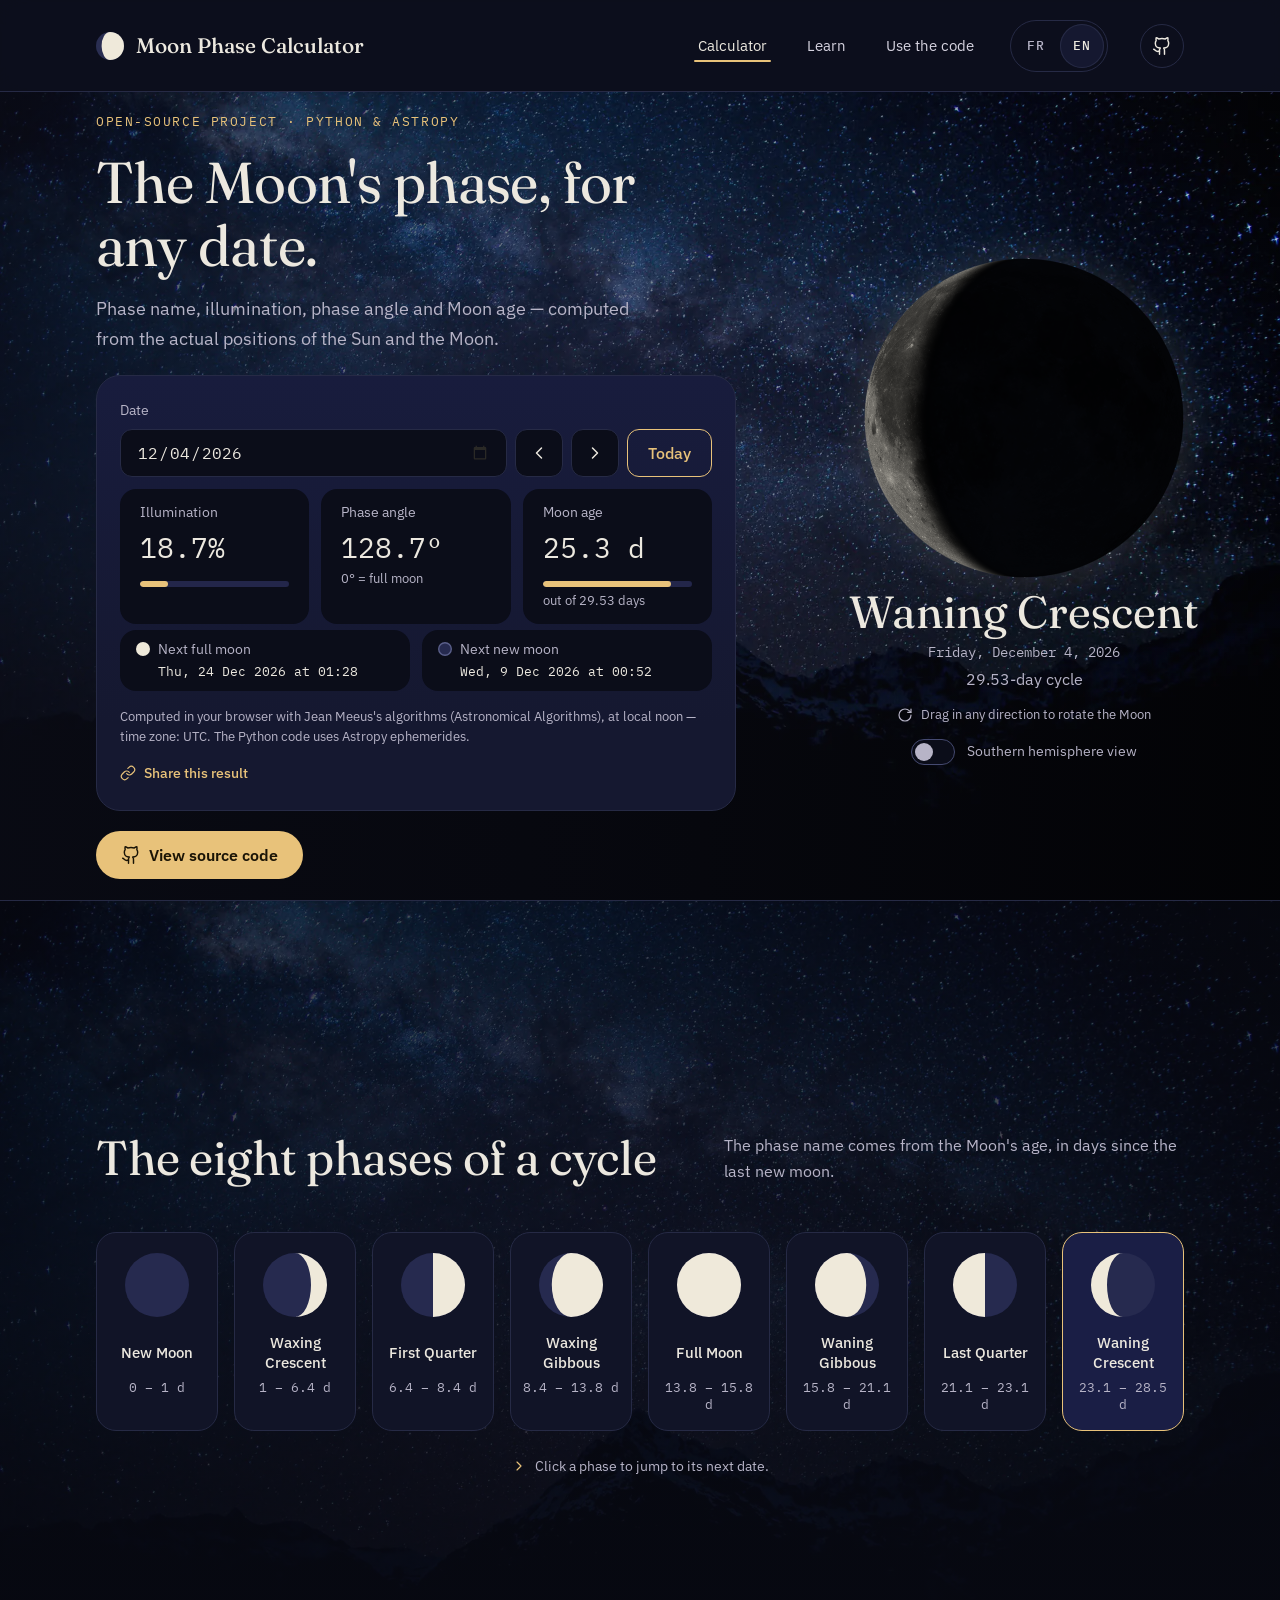
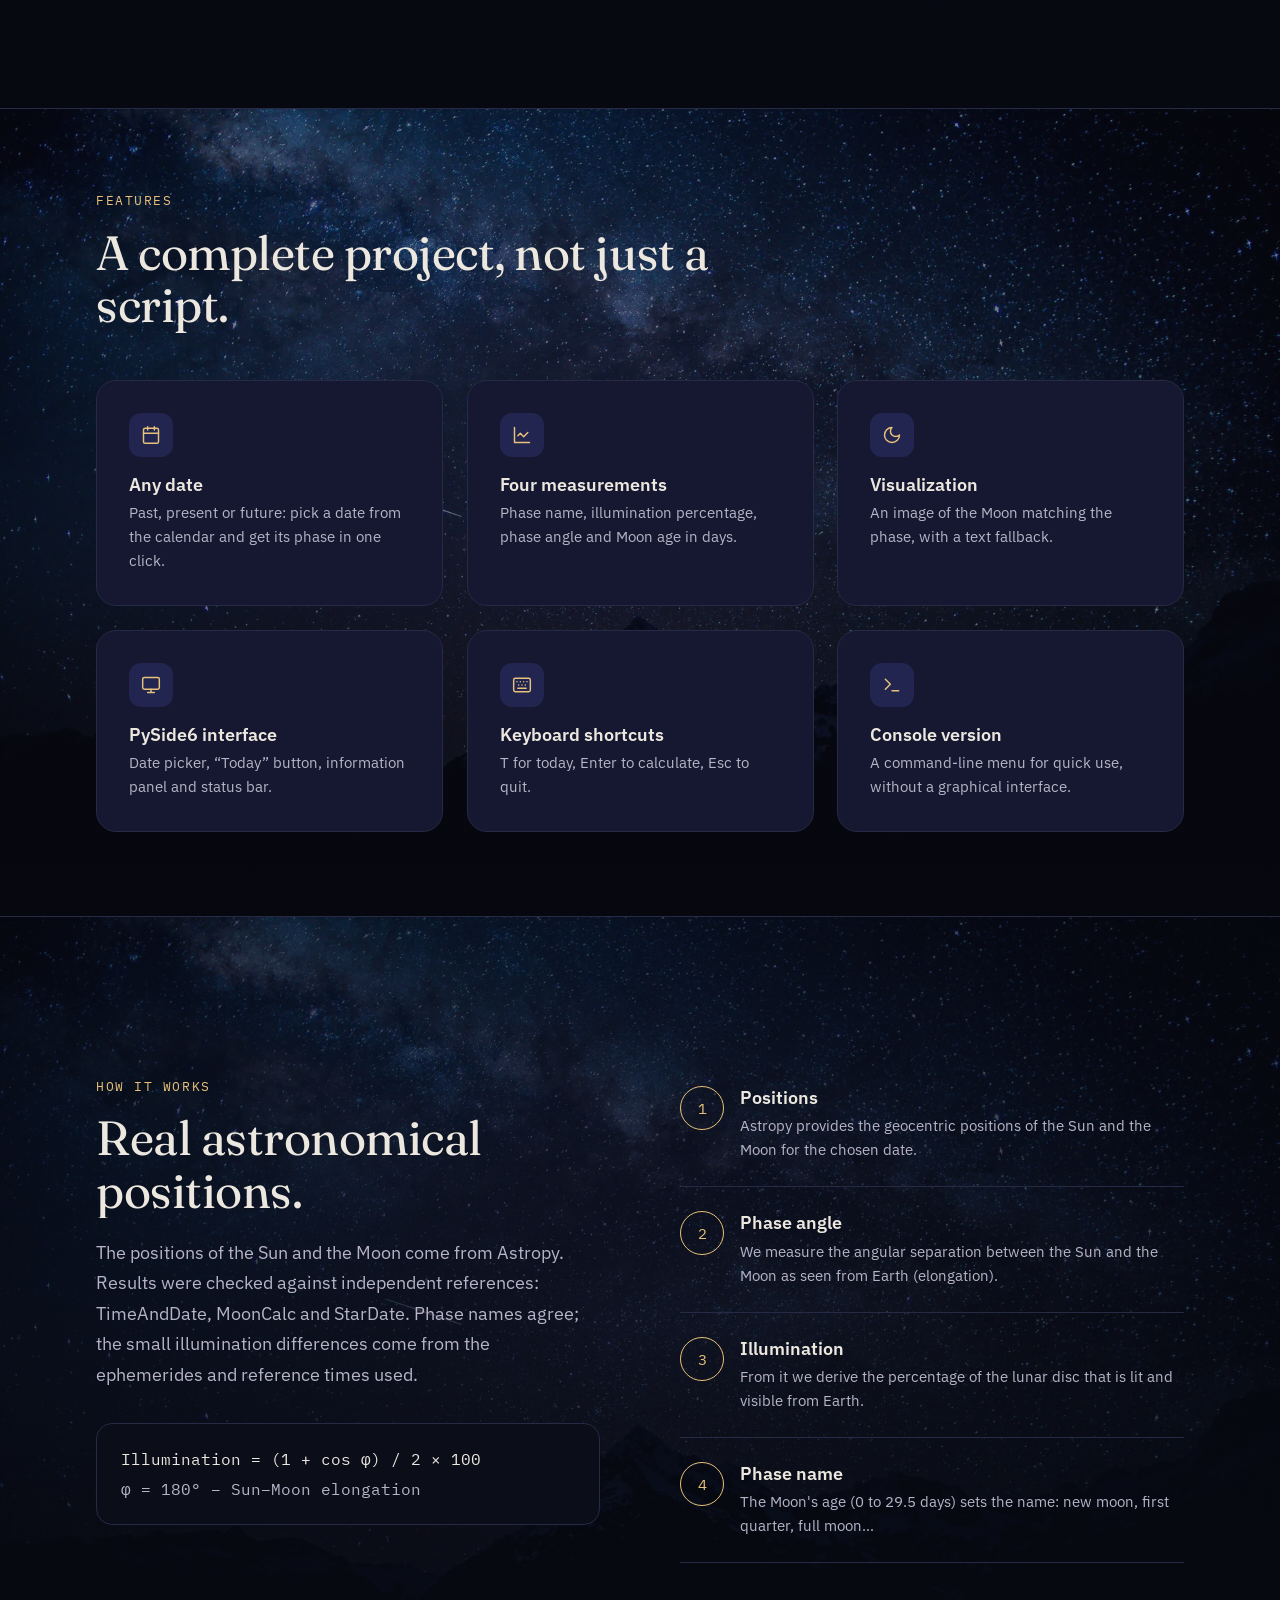
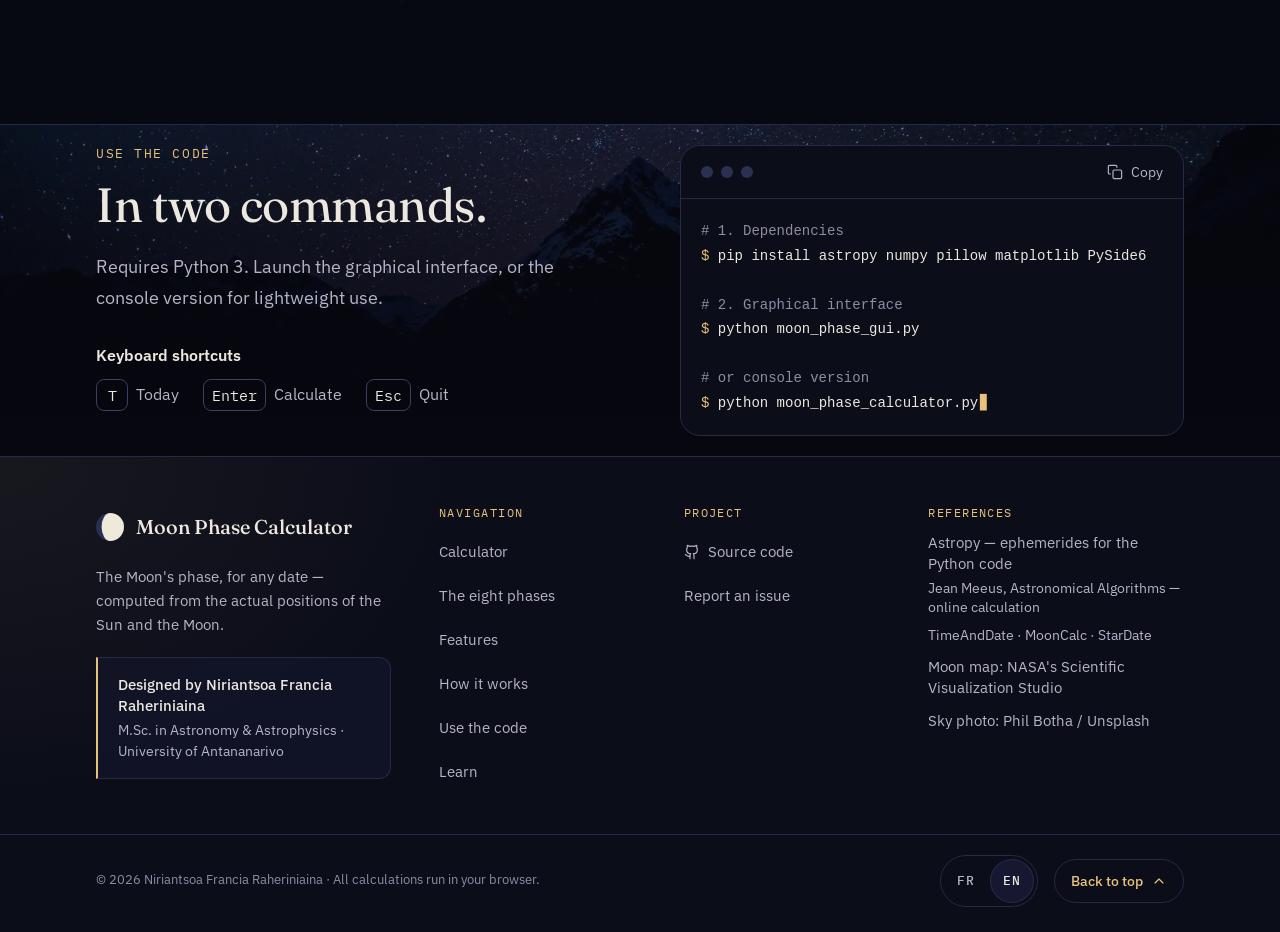
<file: site/index.html>
<!doctype html>
<html lang="fr">
<head>
  <meta charset="utf-8">
  <meta name="viewport" content="width=device-width, initial-scale=1">
  <title>Moon Phase Calculator — la phase de la Lune pour n'importe quelle date</title>
  <meta name="description" content="Calculez la phase de la Lune pour n'importe quelle date : nom de la phase, illumination, angle de phase et âge de la Lune, avec une Lune 3D interactive. Projet Python open source.">
  <meta name="theme-color" content="#0D0F1C">
  <meta name="color-scheme" content="dark">
  <link rel="canonical" href="https://niriantsoa1304.github.io/moon-phase-web/">

  <meta property="og:type" content="website">
  <meta property="og:site_name" content="Moon Phase Calculator">
  <meta property="og:title" content="Moon Phase Calculator — la phase de la Lune pour n'importe quelle date">
  <meta property="og:description" content="Nom de la phase, illumination, angle de phase et âge de la Lune — calculés à partir des positions réelles du Soleil et de la Lune.">
  <meta property="og:url" content="https://niriantsoa1304.github.io/moon-phase-web/">
  <meta property="og:image" content="https://niriantsoa1304.github.io/moon-phase-web/assets/og-image.jpg">
  <meta property="og:image:width" content="1200">
  <meta property="og:image:height" content="630">
  <meta property="og:image:alt" content="Moon Phase Calculator : la Lune et le titre du projet">
  <meta property="og:locale" content="fr_FR">
  <meta property="og:locale:alternate" content="en_US">
  <meta name="twitter:card" content="summary_large_image">
  <meta name="twitter:title" content="Moon Phase Calculator">
  <meta name="twitter:description" content="La phase de la Lune, pour n'importe quelle date.">
  <meta name="twitter:image" content="https://niriantsoa1304.github.io/moon-phase-web/assets/og-image.jpg">

  <link rel="icon" href="assets/favicon.svg" type="image/svg+xml">
  <link rel="icon" href="assets/icon-192.png" type="image/png" sizes="192x192">
  <link rel="apple-touch-icon" href="assets/apple-touch-icon.png">
  <link rel="manifest" href="manifest.webmanifest">

  <link rel="preconnect" href="https://fonts.googleapis.com">
  <link rel="preconnect" href="https://fonts.gstatic.com" crossorigin>
  <link rel="stylesheet" href="https://fonts.googleapis.com/css2?family=Fraunces:opsz,wght@9..144,400&family=IBM+Plex+Mono:wght@400&family=IBM+Plex+Sans:wght@400;500;600&display=swap">
  <link rel="preload" href="assets/moon-poster.webp" as="image" type="image/webp">
  <link rel="stylesheet" href="css/styles.css?v=2026-09-27a">
  <script type="module" src="js/app.js"></script>
  <script>
    /* Une ancienne version du site installait un service worker qui servait du CSS/JS périmé.
       La page HTML arrive toujours à jour : on le retire ici, on vide ses caches et on recharge une fois. */
    if ("serviceWorker" in navigator) {
      navigator.serviceWorker.getRegistrations().then(function (regs) {
        if (!regs.length) return;
        Promise.all(regs.map(function (r) { return r.unregister(); }))
          .then(function () { return window.caches ? caches.keys().then(function (k) { return Promise.all(k.map(function (n) { return caches.delete(n); })); }) : 0; })
          .then(function () { location.reload(); });
      }).catch(function () {});
    }
  </script>
  <script>
    /* Animations d'entrée : cachées avant le premier affichage pour éviter un clignotement ;
       retirées si app.js ne prend pas le relais en 3 s. */
    (function (d) {
      if (matchMedia("(prefers-reduced-motion: reduce)").matches || !("IntersectionObserver" in window)) return;
      d.classList.add("motion");
      setTimeout(function () { if (!d.dataset.reveal) d.classList.remove("motion"); }, 3000);
    })(document.documentElement);
  </script>

  <script type="application/ld+json">
  {
    "@context": "https://schema.org",
    "@type": "SoftwareSourceCode",
    "name": "Moon Phase Calculator",
    "description": "Calcule la phase de la Lune pour n'importe quelle date : nom de la phase, illumination, angle de phase et âge de la Lune.",
    "programmingLanguage": "Python",
    "url": "https://niriantsoa1304.github.io/moon-phase-web/",
    "codeRepository": "https://github.com/niriantsoa1304/Moon_Phase_Calculator_Francia",
    "inLanguage": ["fr", "en"],
    "isAccessibleForFree": true,
    "author": {
      "@type": "Person",
      "name": "Niriantsoa Francia Raheriniaina",
      "alumniOf": "Université d'Antananarivo"
    }
  }
  </script>
</head>
<body>
  <svg class="sprite" aria-hidden="true" focusable="false">
    <symbol id="i-github" viewBox="0 0 24 24"><path d="M15 22v-4a4.8 4.8 0 0 0-1-3.5c3 0 6-2 6-5.5.08-1.25-.27-2.48-1-3.5.28-1.15.28-2.35 0-3.5 0 0-1 0-3 1.5-2.64-.5-5.36-.5-8 0C6 2 5 2 5 2c-.3 1.15-.3 2.35 0 3.5A5.4 5.4 0 0 0 4 9c0 3.5 3 5.5 6 5.5-.39.49-.68 1.05-.85 1.65-.17.6-.22 1.23-.15 1.85v4"/><path d="M9 18c-4.51 2-5-2-7-2"/></symbol>
    <symbol id="i-calendar" viewBox="0 0 24 24"><rect x="3" y="4" width="18" height="18" rx="2"/><path d="M16 2v4M8 2v4M3 10h18"/></symbol>
    <symbol id="i-chart" viewBox="0 0 24 24"><path d="M3 3v18h18"/><path d="m19 9-5 5-4-4-3 3"/></symbol>
    <symbol id="i-moon" viewBox="0 0 24 24"><path d="M12 3a6 6 0 0 0 9 9 9 9 0 1 1-9-9Z"/></symbol>
    <symbol id="i-monitor" viewBox="0 0 24 24"><rect x="2" y="3" width="20" height="14" rx="2"/><path d="M8 21h8M12 17v4"/></symbol>
    <symbol id="i-keyboard" viewBox="0 0 24 24"><rect x="2" y="4" width="20" height="16" rx="2"/><path d="M6 8h.01M10 8h.01M14 8h.01M18 8h.01M8 12h.01M12 12h.01M16 12h.01M7 16h10"/></symbol>
    <symbol id="i-terminal" viewBox="0 0 24 24"><path d="m4 17 6-6-6-6M12 19h8"/></symbol>
    <symbol id="i-external" viewBox="0 0 24 24"><path d="M7 17 17 7M8 7h9v9"/></symbol>
    <symbol id="i-up" viewBox="0 0 24 24"><path d="m18 15-6-6-6 6"/></symbol>
    <symbol id="i-left" viewBox="0 0 24 24"><path d="m15 18-6-6 6-6"/></symbol>
    <symbol id="i-right" viewBox="0 0 24 24"><path d="m9 18 6-6-6-6"/></symbol>
    <symbol id="i-rotate" viewBox="0 0 24 24"><path d="M21 12a9 9 0 1 1-9-9c2.52 0 4.93 1 6.74 2.74L21 8"/><path d="M21 3v5h-5"/></symbol>
    <symbol id="i-menu" viewBox="0 0 24 24"><path d="M4 6h16M4 12h16M4 18h16"/></symbol>
    <symbol id="i-close" viewBox="0 0 24 24"><path d="M18 6 6 18M6 6l12 12"/></symbol>
    <symbol id="i-copy" viewBox="0 0 24 24"><rect x="9" y="9" width="13" height="13" rx="2"/><path d="M5 15H4a2 2 0 0 1-2-2V4a2 2 0 0 1 2-2h9a2 2 0 0 1 2 2v1"/></symbol>
    <symbol id="i-link" viewBox="0 0 24 24"><path d="M10 13a5 5 0 0 0 7.54.54l3-3a5 5 0 0 0-7.07-7.07l-1.72 1.71"/><path d="M14 11a5 5 0 0 0-7.54-.54l-3 3a5 5 0 0 0 7.07 7.07l1.71-1.71"/></symbol>
    <symbol id="i-logo" viewBox="-1 -1 2 2"><circle r="1" fill="#2A2E52"/><path d="M0 -1A1 1 0 0 1 0 1A0.6 1 0 0 1 0 -1Z" fill="#EFE9DA"/></symbol>
  </svg>

  <a class="skip-link" href="#main" data-i18n="skip">Aller au contenu</a>

  <header class="site-header">
    <div class="container header-inner">
      <a class="logo" href="#top" data-i18n-aria-label="logo.label" aria-label="Moon Phase Calculator, retour en haut">
        <svg class="logo-moon" aria-hidden="true"><use href="#i-logo"/></svg>
        <span>Moon Phase<span class="logo-long"> Calculator</span></span>
      </a>

      <button class="menu-toggle" type="button" aria-expanded="false" aria-controls="menu" data-i18n-aria-label="nav.openMenu" aria-label="Ouvrir le menu">
        <svg class="icon" aria-hidden="true"><use href="#i-menu"/></svg>
      </button>

      <div class="menu" id="menu">
        <nav data-i18n-aria-label="nav.label" aria-label="Navigation principale">
          <ul class="nav-list">
            <li><a href="#calculateur" data-i18n="nav.calculator">Calculateur</a></li>
            <li><a href="physique.html" data-i18n="nav.physics">Comprendre</a></li>
            <li><a href="#code" data-i18n="nav.install">Utiliser le code</a></li>
          </ul>
        </nav>
        <div class="lang-switch" role="group" data-i18n-aria-label="lang.label" aria-label="Langue">
          <button type="button" data-lang="fr" aria-pressed="true" lang="fr"><abbr title="Français">FR</abbr></button>
          <button type="button" data-lang="en" aria-pressed="false" lang="en"><abbr title="English">EN</abbr></button>
        </div>
        <a class="btn btn-outline btn-sm gh-btn" href="https://github.com/niriantsoa1304/Moon_Phase_Calculator_Francia" title="GitHub">
          <svg class="icon" aria-hidden="true"><use href="#i-github"/></svg><span class="gh-label">GitHub</span>
        </a>
      </div>
    </div>
  </header>

  <main id="main">
    <!-- ============ Hero + calculateur ============ -->
    <section class="hero" id="calculateur" aria-labelledby="hero-title">
      <div class="container hero-grid">
        <div class="hero-intro">
          <p class="eyebrow" data-i18n="hero.eyebrow">Projet open source · Python &amp; Astropy</p>
          <h1 id="hero-title" data-i18n="hero.title">La phase de la Lune, pour n'importe quelle date.</h1>
          <p class="lede" data-i18n="hero.lede">Nom de la phase, illumination, angle de phase et âge de la Lune — calculés à partir des positions réelles du Soleil et de la Lune.</p>
        </div>

        <div class="calc">
          <div class="calc-bg" aria-hidden="true"></div>

          <noscript>
            <p class="noscript-msg" data-i18n="calc.noscript">Le calculateur en ligne et la Lune 3D nécessitent JavaScript. Activez-le pour calculer la phase de la Lune, ou utilisez le code Python ci-dessous.</p>
            <style>.js-only{display:none!important}</style>
          </noscript>

          <div class="calc-controls js-only">
            <label class="field-label" for="date" data-i18n="calc.date">Date</label>
            <div class="date-row">
              <input class="date-input" id="date" name="date" type="date" min="1900-01-01" max="2199-12-31" required>
              <button class="icon-btn" type="button" id="prev-day" data-i18n-aria-label="calc.prev" aria-label="Jour précédent">
                <svg class="icon" aria-hidden="true"><use href="#i-left"/></svg>
              </button>
              <button class="icon-btn" type="button" id="next-day" data-i18n-aria-label="calc.next" aria-label="Jour suivant">
                <svg class="icon" aria-hidden="true"><use href="#i-right"/></svg>
              </button>
              <button class="btn btn-ghost-gold today-btn" type="button" data-today data-i18n="calc.today">Aujourd'hui</button>
            </div>
          </div>

          <figure class="stage js-only">
            <div class="moon-box">
              <img class="moon-poster" src="assets/moon-poster.webp" width="480" height="480" alt="" fetchpriority="high">
              <svg class="moon-shade" viewBox="-1.25 -1.25 2.5 2.5" aria-hidden="true" focusable="false"><path d=""/></svg>
              <canvas class="moon-canvas" tabindex="0" role="img" aria-label=""></canvas>
            </div>
            <figcaption>
              <p class="phase-name" id="phase-name">&nbsp;</p>
              <p class="phase-date" id="phase-date">&nbsp;</p>
              <p class="phase-cycle" data-i18n="moon.cycle">Cycle de 29,53 jours</p>
              <p class="drag-hint">
                <svg class="icon" aria-hidden="true"><use href="#i-rotate"/></svg>
                <span data-i18n="moon.hint">Glissez dans tous les sens pour faire tourner la Lune</span>
              </p>
              <label class="switch">
                <input type="checkbox" role="switch" id="south">
                <span class="switch-track" aria-hidden="true"></span>
                <span data-i18n="moon.south">Vue depuis l'hémisphère sud</span>
              </label>
            </figcaption>
          </figure>

          <div class="calc-results js-only">
            <dl class="stats">
              <div class="stat">
                <dt data-i18n="calc.illumination">Illumination</dt>
                <dd><span class="stat-value" id="ill-value">—</span>
                  <span class="bar" aria-hidden="true"><span class="bar-fill" id="ill-bar"></span></span></dd>
              </div>
              <div class="stat">
                <dt data-i18n="calc.phaseAngle">Angle de phase</dt>
                <dd><span class="stat-value" id="angle-value">—</span>
                  <span class="stat-hint" data-i18n="calc.phaseAngleHint">0° = pleine lune</span></dd>
              </div>
              <div class="stat">
                <dt data-i18n="calc.age">Âge de la Lune</dt>
                <dd><span class="stat-value" id="age-value">—</span>
                  <span class="bar bar-cycle" aria-hidden="true"><span class="bar-fill" id="age-bar"></span></span>
                  <span class="stat-hint" data-i18n="calc.ageHint">sur 29,53 jours</span></dd>
              </div>
            </dl>
            <dl class="next-phases">
              <div>
                <dt><svg class="mini-moon" viewBox="-1 -1 2 2" aria-hidden="true" focusable="false"><circle r="1" fill="var(--moon-lit)"/></svg><span data-i18n="calc.nextFull">Prochaine pleine lune</span></dt>
                <dd id="next-full">—</dd>
              </div>
              <div>
                <dt><svg class="mini-moon" viewBox="-1 -1 2 2" aria-hidden="true" focusable="false"><circle r="0.9" fill="var(--moon-dark)" stroke="#5A5F8A" stroke-width="0.2"/></svg><span data-i18n="calc.nextNew">Prochaine nouvelle lune</span></dt>
                <dd id="next-new">—</dd>
              </div>
            </dl>
            <p class="visually-hidden" id="live" aria-live="polite" aria-atomic="true"></p>
          </div>

          <button class="btn btn-gold today-big js-only" type="button" data-today data-i18n="calc.todayPhase">Phase d'aujourd'hui</button>

          <div class="calc-foot js-only">
            <p class="calc-note" id="calc-note"></p>
            <button class="link-btn" type="button" id="share">
              <svg class="icon" aria-hidden="true"><use href="#i-link"/></svg>
              <span data-i18n="calc.share">Partager ce résultat</span>
            </button>
            <span class="toast" id="share-status" role="status"></span>
          </div>
        </div>

        <div class="hero-cta">
          <a class="btn btn-gold" href="https://github.com/niriantsoa1304/Moon_Phase_Calculator_Francia">
            <svg class="icon" aria-hidden="true"><use href="#i-github"/></svg>
            <span data-i18n="cta.source">Voir le code source</span>
          </a>
        </div>
      </div>
    </section>

    <!-- ============ Les huit phases ============ -->
    <section class="section section-alt" id="phases" aria-labelledby="phases-title">
      <div class="container">
        <div class="section-head section-head-split">
          <h2 id="phases-title" data-i18n="phases.title">Les huit phases d'un cycle</h2>
          <p class="section-lede" data-i18n="phases.lede">Le nom de la phase est déduit de l'âge de la Lune, en jours depuis la dernière nouvelle lune.</p>
        </div>
        <ul class="phase-grid" role="list">
          <li><button class="phase-card" type="button" data-phase="new">
            <svg class="phase-moon" viewBox="-1 -1 2 2" aria-hidden="true" focusable="false"><circle r="1"/><path d=""/></svg>
            <span class="phase-card-name" data-i18n="phase.new">Nouvelle Lune</span>
            <span class="phase-card-range">0 – 1 j</span></button></li>
          <li><button class="phase-card" type="button" data-phase="waxingCrescent">
            <svg class="phase-moon" viewBox="-1 -1 2 2" aria-hidden="true" focusable="false"><circle r="1"/><path d="M0 -1A1 1 0 0 1 0 1A0.5 1 0 0 0 0 -1Z"/></svg>
            <span class="phase-card-name" data-i18n="phase.waxingCrescent">Premier croissant</span>
            <span class="phase-card-range">1 – 6,4 j</span></button></li>
          <li><button class="phase-card" type="button" data-phase="firstQuarter">
            <svg class="phase-moon" viewBox="-1 -1 2 2" aria-hidden="true" focusable="false"><circle r="1"/><path d="M0 -1A1 1 0 0 1 0 1A0 1 0 0 0 0 -1Z"/></svg>
            <span class="phase-card-name" data-i18n="phase.firstQuarter">Premier quartier</span>
            <span class="phase-card-range">6,4 – 8,4 j</span></button></li>
          <li><button class="phase-card" type="button" data-phase="waxingGibbous">
            <svg class="phase-moon" viewBox="-1 -1 2 2" aria-hidden="true" focusable="false"><circle r="1"/><path d="M0 -1A1 1 0 0 1 0 1A0.6 1 0 0 1 0 -1Z"/></svg>
            <span class="phase-card-name" data-i18n="phase.waxingGibbous">Gibbeuse croissante</span>
            <span class="phase-card-range">8,4 – 13,8 j</span></button></li>
          <li><button class="phase-card" type="button" data-phase="full">
            <svg class="phase-moon" viewBox="-1 -1 2 2" aria-hidden="true" focusable="false"><circle r="1"/><path d="M0 -1A1 1 0 0 1 0 1A1 1 0 0 1 0 -1Z"/></svg>
            <span class="phase-card-name" data-i18n="phase.full">Pleine Lune</span>
            <span class="phase-card-range">13,8 – 15,8 j</span></button></li>
          <li><button class="phase-card" type="button" data-phase="waningGibbous">
            <svg class="phase-moon" viewBox="-1 -1 2 2" aria-hidden="true" focusable="false"><circle r="1"/><path d="M0 -1A1 1 0 0 0 0 1A0.6 1 0 0 0 0 -1Z"/></svg>
            <span class="phase-card-name" data-i18n="phase.waningGibbous">Gibbeuse décroissante</span>
            <span class="phase-card-range">15,8 – 21,1 j</span></button></li>
          <li><button class="phase-card" type="button" data-phase="lastQuarter">
            <svg class="phase-moon" viewBox="-1 -1 2 2" aria-hidden="true" focusable="false"><circle r="1"/><path d="M0 -1A1 1 0 0 0 0 1A0 1 0 0 1 0 -1Z"/></svg>
            <span class="phase-card-name" data-i18n="phase.lastQuarter">Dernier quartier</span>
            <span class="phase-card-range">21,1 – 23,1 j</span></button></li>
          <li><button class="phase-card" type="button" data-phase="waningCrescent">
            <svg class="phase-moon" viewBox="-1 -1 2 2" aria-hidden="true" focusable="false"><circle r="1"/><path d="M0 -1A1 1 0 0 0 0 1A0.5 1 0 0 1 0 -1Z"/></svg>
            <span class="phase-card-name" data-i18n="phase.waningCrescent">Dernier croissant</span>
            <span class="phase-card-range">23,1 – 28,5 j</span></button></li>
        </ul>
        <p class="phase-hint js-only">
          <svg class="icon" aria-hidden="true"><use href="#i-right"/></svg>
          <span data-i18n="phases.hint">Cliquez sur une phase pour aller à sa prochaine date.</span>
        </p>
      </div>
    </section>

    <!-- ============ Fonctionnalités ============ -->
    <section class="section" id="fonctionnalites" aria-labelledby="features-title">
      <div class="container">
        <div class="section-head">
          <p class="eyebrow" data-i18n="features.eyebrow">Fonctionnalités</p>
          <h2 id="features-title" class="h2-narrow" data-i18n="features.title">Un projet complet, pas un simple script.</h2>
        </div>
        <ul class="feature-grid" role="list">
          <li class="feature"><span class="feature-icon"><svg class="icon" aria-hidden="true"><use href="#i-calendar"/></svg></span>
            <div><h3 data-i18n="f1.title">N'importe quelle date</h3><p data-i18n="f1.text">Passé, présent ou futur : choisissez une date dans le calendrier et obtenez la phase en un clic.</p></div></li>
          <li class="feature"><span class="feature-icon"><svg class="icon" aria-hidden="true"><use href="#i-chart"/></svg></span>
            <div><h3 data-i18n="f2.title">Quatre mesures</h3><p data-i18n="f2.text">Nom de la phase, pourcentage d'illumination, angle de phase et âge de la Lune en jours.</p></div></li>
          <li class="feature"><span class="feature-icon"><svg class="icon" aria-hidden="true"><use href="#i-moon"/></svg></span>
            <div><h3 data-i18n="f3.title">Visualisation</h3><p data-i18n="f3.text">Une image de la Lune correspondant à la phase, avec un affichage texte de secours.</p></div></li>
          <li class="feature"><span class="feature-icon"><svg class="icon" aria-hidden="true"><use href="#i-monitor"/></svg></span>
            <div><h3 data-i18n="f4.title">Interface PySide6</h3><p data-i18n="f4.text">Sélecteur de date, bouton « Aujourd'hui », panneau d'informations et barre d'état.</p></div></li>
          <li class="feature"><span class="feature-icon"><svg class="icon" aria-hidden="true"><use href="#i-keyboard"/></svg></span>
            <div><h3 data-i18n="f5.title">Raccourcis clavier</h3><p data-i18n="f5.text">T pour aujourd'hui, Entrée pour calculer, Échap pour quitter.</p></div></li>
          <li class="feature"><span class="feature-icon"><svg class="icon" aria-hidden="true"><use href="#i-terminal"/></svg></span>
            <div><h3 data-i18n="f6.title">Version console</h3><p data-i18n="f6.text">Un menu en ligne de commande pour un usage rapide, sans interface graphique.</p></div></li>
        </ul>
      </div>
    </section>

    <!-- ============ Comment ça marche ============ -->
    <section class="section section-alt" id="comment" aria-labelledby="how-title">
      <div class="container two-col">
        <div>
          <p class="eyebrow" data-i18n="how.eyebrow">Comment ça marche</p>
          <h2 id="how-title" data-i18n="how.title">De vraies positions astronomiques.</h2>
          <p class="body-lg" data-i18n="how.text">Les positions du Soleil et de la Lune sont obtenues avec Astropy. Les résultats ont été comparés à des références indépendantes : TimeAndDate, MoonCalc et StarDate. Les noms de phase concordent ; les petits écarts d'illumination s'expliquent par les éphémérides et les heures de référence.</p>
          <div class="formula">
            <p>Illumination = (1 + cos φ) / 2 × 100</p>
            <p class="formula-sub" data-i18n="how.formula2">φ = 180° − élongation Soleil–Lune</p>
          </div>
        </div>
        <ol class="steps">
          <li class="step"><span class="step-num" aria-hidden="true">1</span>
            <div><h3 data-i18n="s1.title">Positions</h3><p data-i18n="s1.text">Astropy fournit les positions géocentriques du Soleil et de la Lune à la date choisie.</p></div></li>
          <li class="step"><span class="step-num" aria-hidden="true">2</span>
            <div><h3 data-i18n="s2.title">Angle de phase</h3><p data-i18n="s2.text">On mesure la séparation angulaire Soleil–Lune vue depuis la Terre (élongation).</p></div></li>
          <li class="step"><span class="step-num" aria-hidden="true">3</span>
            <div><h3 data-i18n="s3.title">Illumination</h3><p data-i18n="s3.text">On en déduit le pourcentage du disque lunaire éclairé visible depuis la Terre.</p></div></li>
          <li class="step"><span class="step-num" aria-hidden="true">4</span>
            <div><h3 data-i18n="s4.title">Nom de la phase</h3><p data-i18n="s4.text">L'âge de la Lune (0 à 29,5 jours) détermine le nom : nouvelle lune, premier quartier, pleine lune…</p></div></li>
        </ol>
      </div>
    </section>

    <!-- ============ Utiliser le code ============ -->
    <section class="section" id="code" aria-labelledby="install-title">
      <div class="container two-col">
        <div>
          <p class="eyebrow" data-i18n="install.eyebrow">Utiliser le code</p>
          <h2 id="install-title" data-i18n="install.title">En deux commandes.</h2>
          <p class="body-lg" data-i18n="install.text">Python 3 requis. Lancez l'interface graphique, ou la version console pour un usage léger.</p>
          <h3 class="shortcuts-title" data-i18n="install.shortcuts">Raccourcis clavier</h3>
          <ul class="shortcuts" role="list">
            <li><kbd>T</kbd> <span data-i18n="key.today">Aujourd'hui</span></li>
            <li><kbd data-i18n="key.enter">Entrée</kbd> <span data-i18n="key.calculate">Calculer</span></li>
            <li><kbd data-i18n="key.esc">Échap</kbd> <span data-i18n="key.quit">Quitter</span></li>
          </ul>
        </div>
        <div class="install-side">
          <div class="terminal">
            <div class="terminal-bar">
              <span class="dots" aria-hidden="true"><i></i><i></i><i></i></span>
              <button class="copy-btn" type="button" id="copy-code">
                <svg class="icon" aria-hidden="true"><use href="#i-copy"/></svg>
                <span data-i18n="install.copy">Copier</span>
              </button>
            </div>
            <pre class="code" tabindex="0" data-i18n-aria-label="code.label" aria-label="Commandes pour lancer le code"><code><span class="c" data-i18n="code.deps"># 1. Dépendances</span>
<span class="p" aria-hidden="true">$ </span>pip install astropy numpy pillow matplotlib PySide6

<span class="c" data-i18n="code.gui"># 2. Interface graphique</span>
<span class="p" aria-hidden="true">$ </span>python moon_phase_gui.py

<span class="c" data-i18n="code.console"># ou version console</span>
<span class="p" aria-hidden="true">$ </span>python moon_phase_calculator.py</code></pre>
          </div>
          <a class="btn btn-gold github-cta" href="https://github.com/niriantsoa1304/Moon_Phase_Calculator_Francia">
            <svg class="icon" aria-hidden="true"><use href="#i-github"/></svg>
            <span data-i18n="install.github">Voir sur GitHub</span>
          </a>
        </div>
      </div>
    </section>
  </main>

  <footer class="site-footer">
    <div class="container footer-grid">
      <div class="footer-brand">
        <a class="logo" href="#top" data-i18n-aria-label="logo.label" aria-label="Moon Phase Calculator, retour en haut">
          <svg class="logo-moon" aria-hidden="true"><use href="#i-logo"/></svg>
          <span>Moon Phase Calculator</span>
        </a>
        <p class="footer-tagline" data-i18n="footer.tagline">La phase de la Lune, pour n'importe quelle date — calculée à partir des positions réelles du Soleil et de la Lune.</p>
        <div class="footer-author">
          <p class="footer-name" data-i18n="footer.by">Conçu par Niriantsoa Francia Raheriniaina</p>
          <p class="footer-degree" data-i18n="footer.degree">M.Sc Astronomie &amp; Astrophysique · Université d'Antananarivo</p>
        </div>
      </div>

      <nav class="footer-col nav-col" aria-labelledby="footer-nav-title">
        <h2 class="footer-title" id="footer-nav-title" data-i18n="footer.nav">Navigation</h2>
        <ul role="list">
          <li><a href="#calculateur" data-i18n="nav.calculator">Calculateur</a></li>
          <li><a href="#phases" data-i18n="nav.phases">Les huit phases</a></li>
          <li><a href="#fonctionnalites" data-i18n="nav.features">Fonctionnalités</a></li>
          <li><a href="#comment" data-i18n="nav.how">Comment ça marche</a></li>
          <li><a href="#code" data-i18n="nav.install">Utiliser le code</a></li>
            <li><a href="physique.html" data-i18n="nav.physics">Comprendre</a></li>
        </ul>
      </nav>

      <div class="footer-col">
        <h2 class="footer-title" data-i18n="footer.project">Projet</h2>
        <ul role="list">
          <li><a href="https://github.com/niriantsoa1304/Moon_Phase_Calculator_Francia">
            <svg class="icon" aria-hidden="true"><use href="#i-github"/></svg><span data-i18n="footer.source">Code source</span><svg class="icon footer-arrow" aria-hidden="true"><use href="#i-external"/></svg></a></li>
          <li><a href="https://github.com/niriantsoa1304/Moon_Phase_Calculator_Francia/issues">
            <span data-i18n="footer.issues">Signaler un problème</span><svg class="icon footer-arrow" aria-hidden="true"><use href="#i-external"/></svg></a></li>
        </ul>
      </div>

      <div class="footer-col">
        <h2 class="footer-title" data-i18n="footer.refs">Références</h2>
        <ul role="list">
          <li><a href="https://www.astropy.org/">
            <span data-i18n="footer.astropy">Astropy — éphémérides du code Python</span><svg class="icon footer-arrow" aria-hidden="true"><use href="#i-external"/></svg></a></li>
          <li><span class="footer-ref" data-i18n="footer.meeus">Jean Meeus, Astronomical Algorithms — calcul en ligne</span></li>
          <li><span class="footer-ref">TimeAndDate · MoonCalc · StarDate</span></li>
          <li><a href="https://svs.gsfc.nasa.gov/4720/">
            <span data-i18n="footer.moonmap">Carte lunaire : NASA's Scientific Visualization Studio</span><svg class="icon footer-arrow" aria-hidden="true"><use href="#i-external"/></svg></a></li>
          <li><a href="https://unsplash.com/photos/a0TJ3hy-UD8">
            <span data-i18n="footer.photo">Photo du ciel : Phil Botha / Unsplash</span><svg class="icon footer-arrow" aria-hidden="true"><use href="#i-external"/></svg></a></li>
        </ul>
      </div>
    </div>

    <div class="container footer-bottom">
      <p class="footer-copy">© 2026 Niriantsoa Francia Raheriniaina · <span data-i18n="footer.privacy">Tous les calculs sont faits dans votre navigateur.</span></p>
      <div class="footer-actions">
        <div class="lang-switch" role="group" data-i18n-aria-label="lang.label" aria-label="Langue">
          <button type="button" data-lang="fr" aria-pressed="true" lang="fr"><abbr title="Français">FR</abbr></button>
          <button type="button" data-lang="en" aria-pressed="false" lang="en"><abbr title="English">EN</abbr></button>
        </div>
        <a class="footer-top" href="#top">
          <span data-i18n="footer.top">Retour en haut</span>
          <svg class="icon" aria-hidden="true"><use href="#i-up"/></svg>
        </a>
      </div>
    </div>
  </footer>
</body>
</html>
</file>
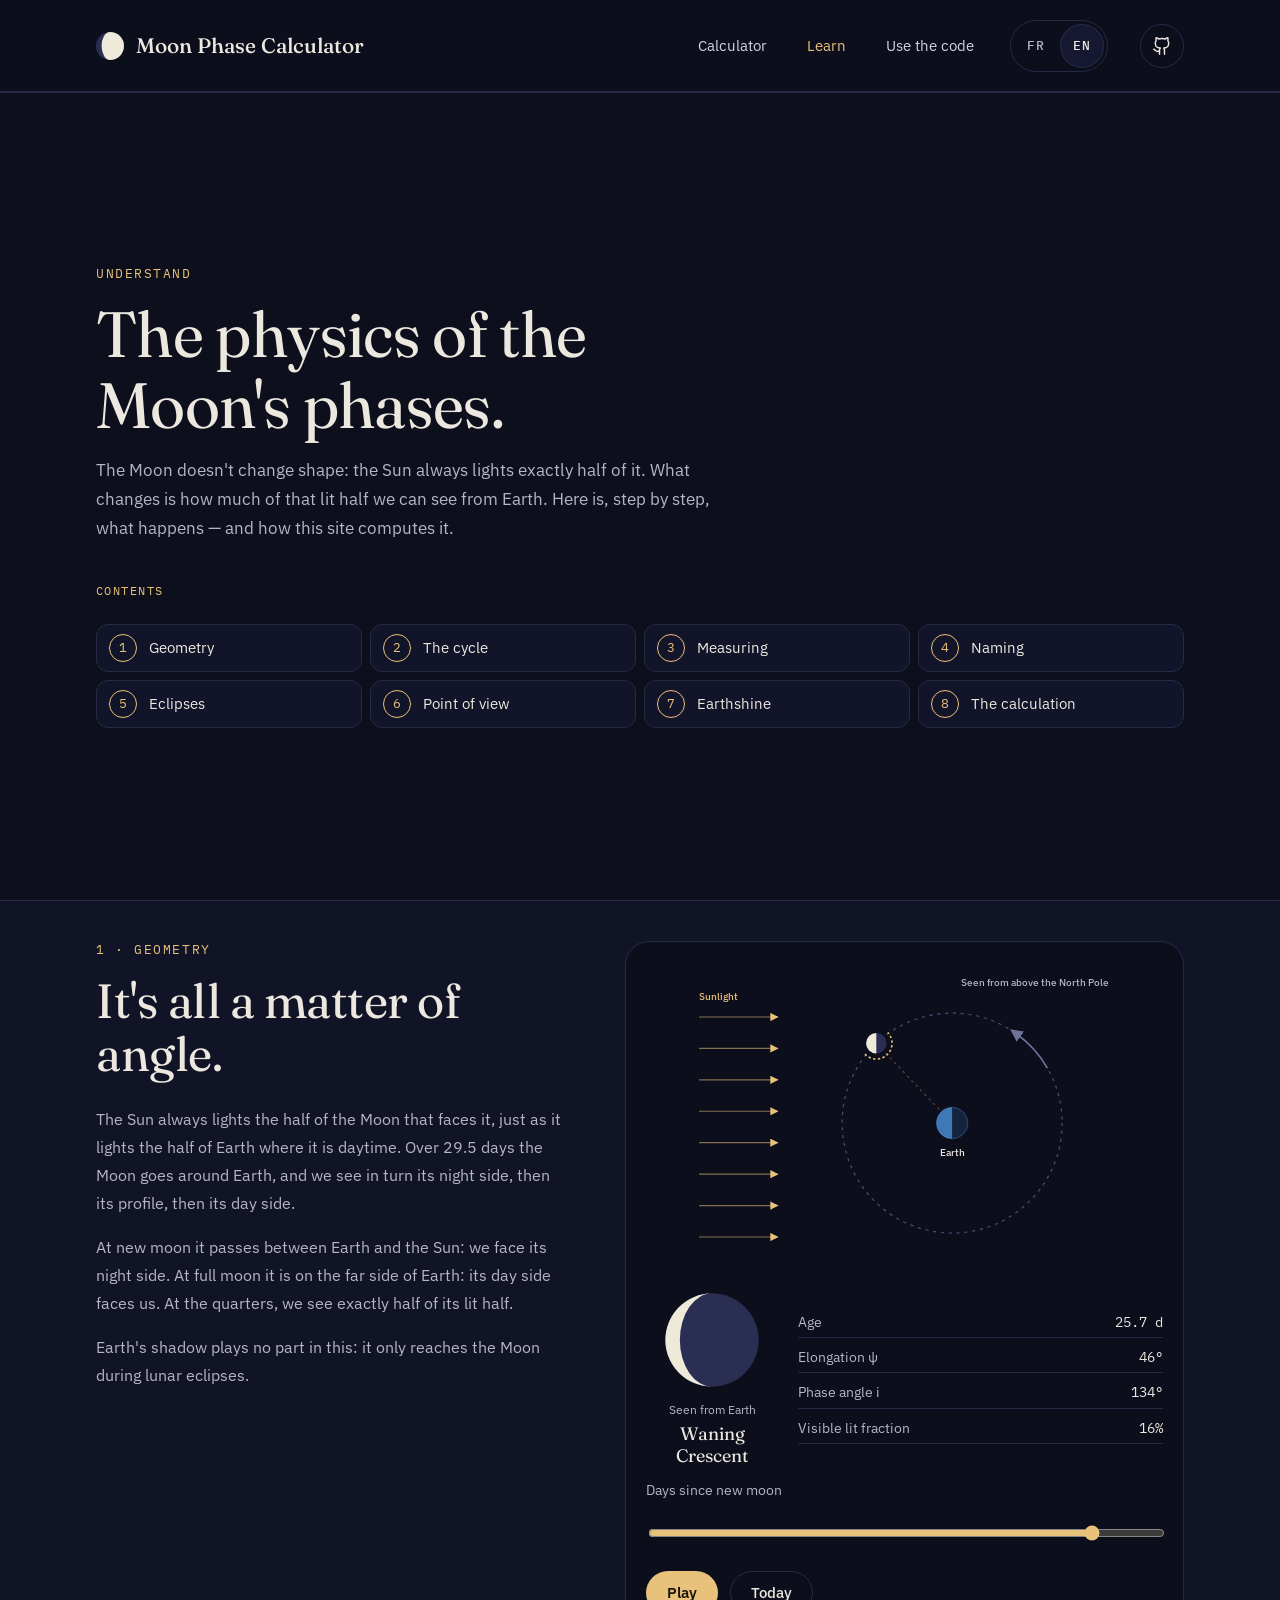
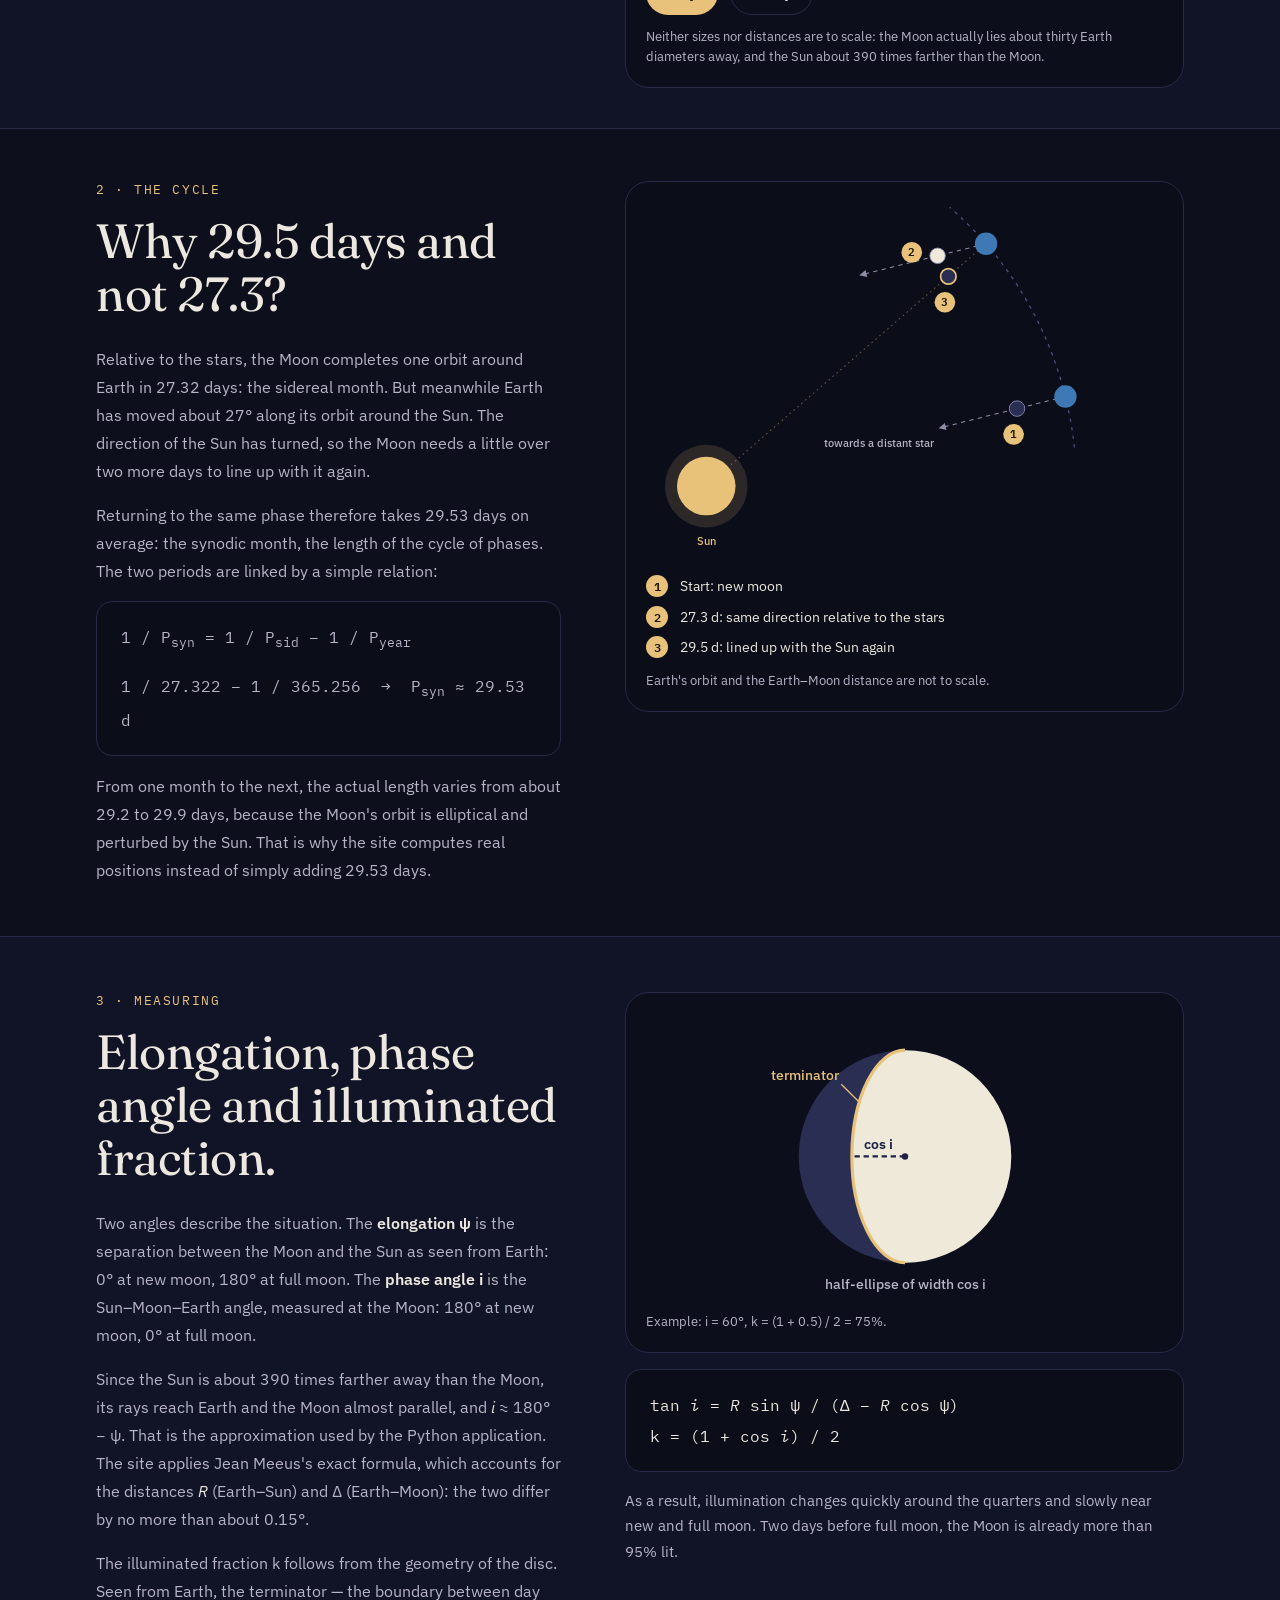
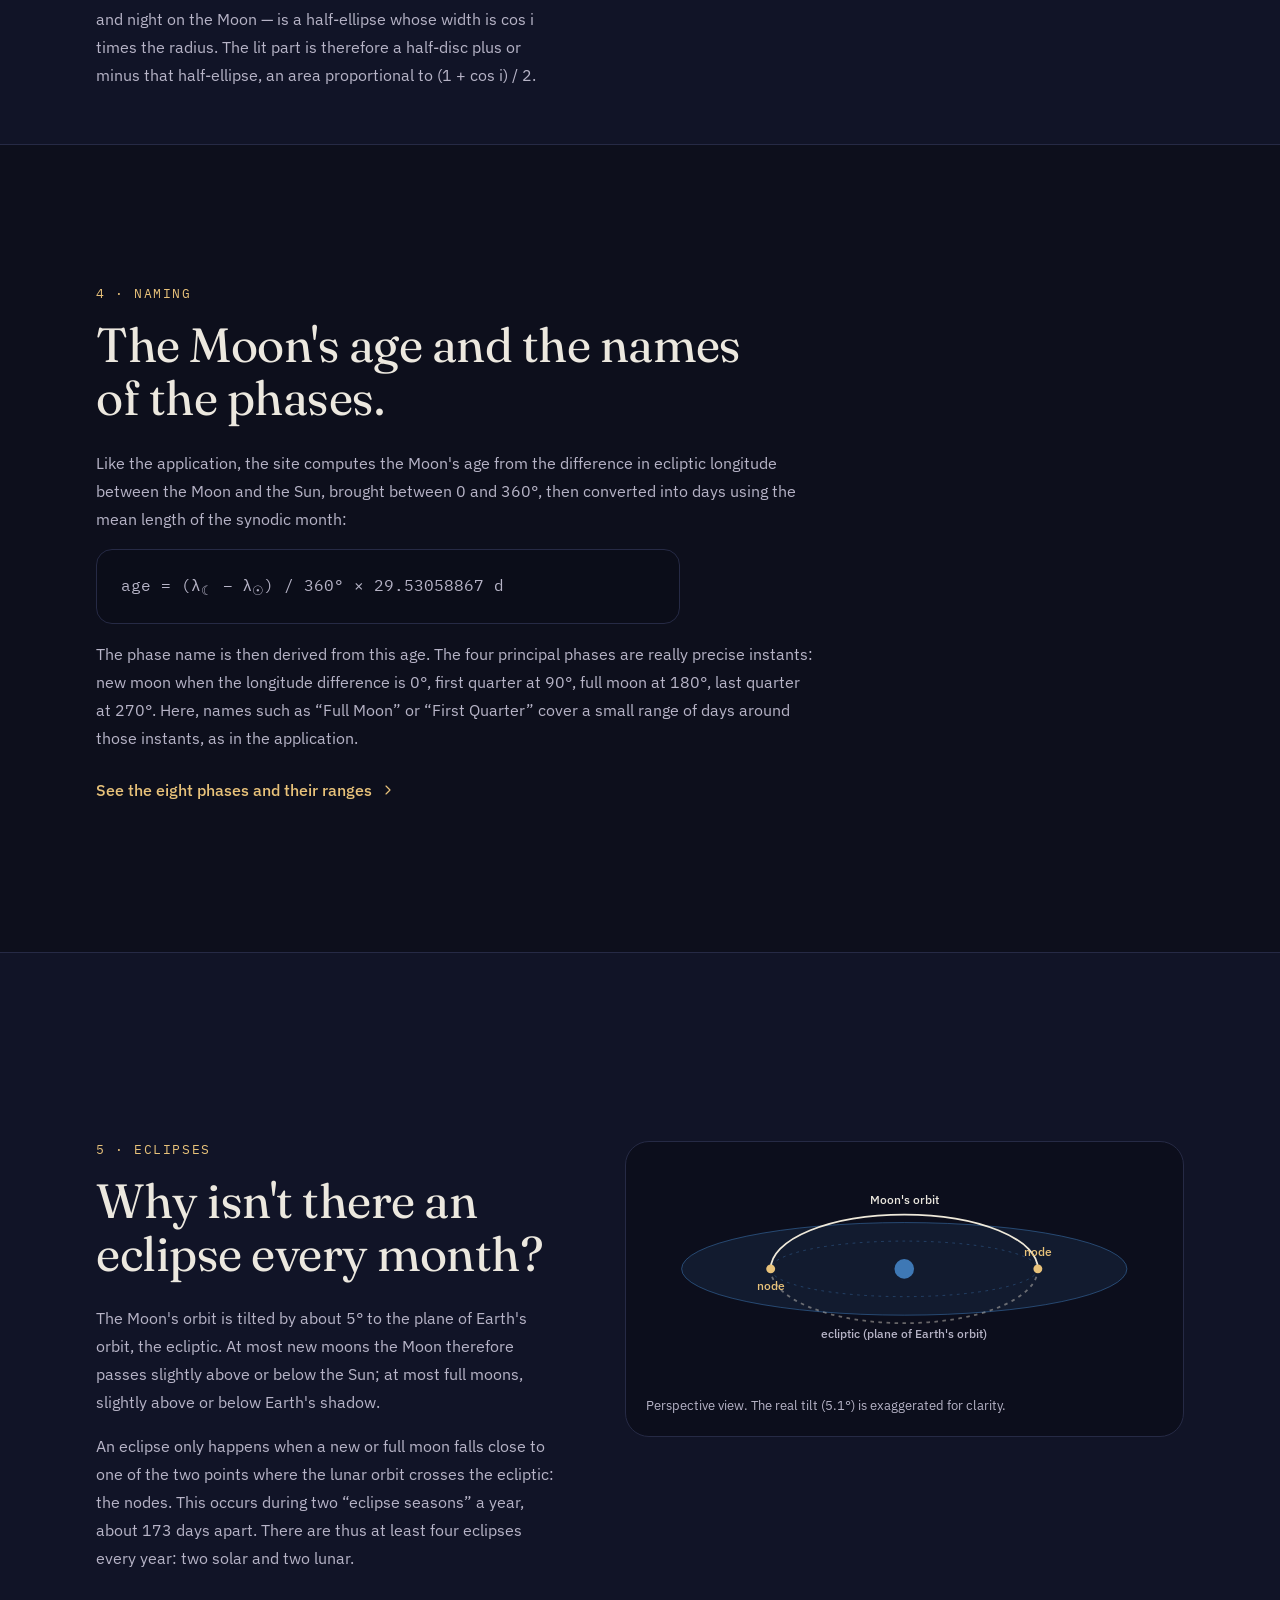
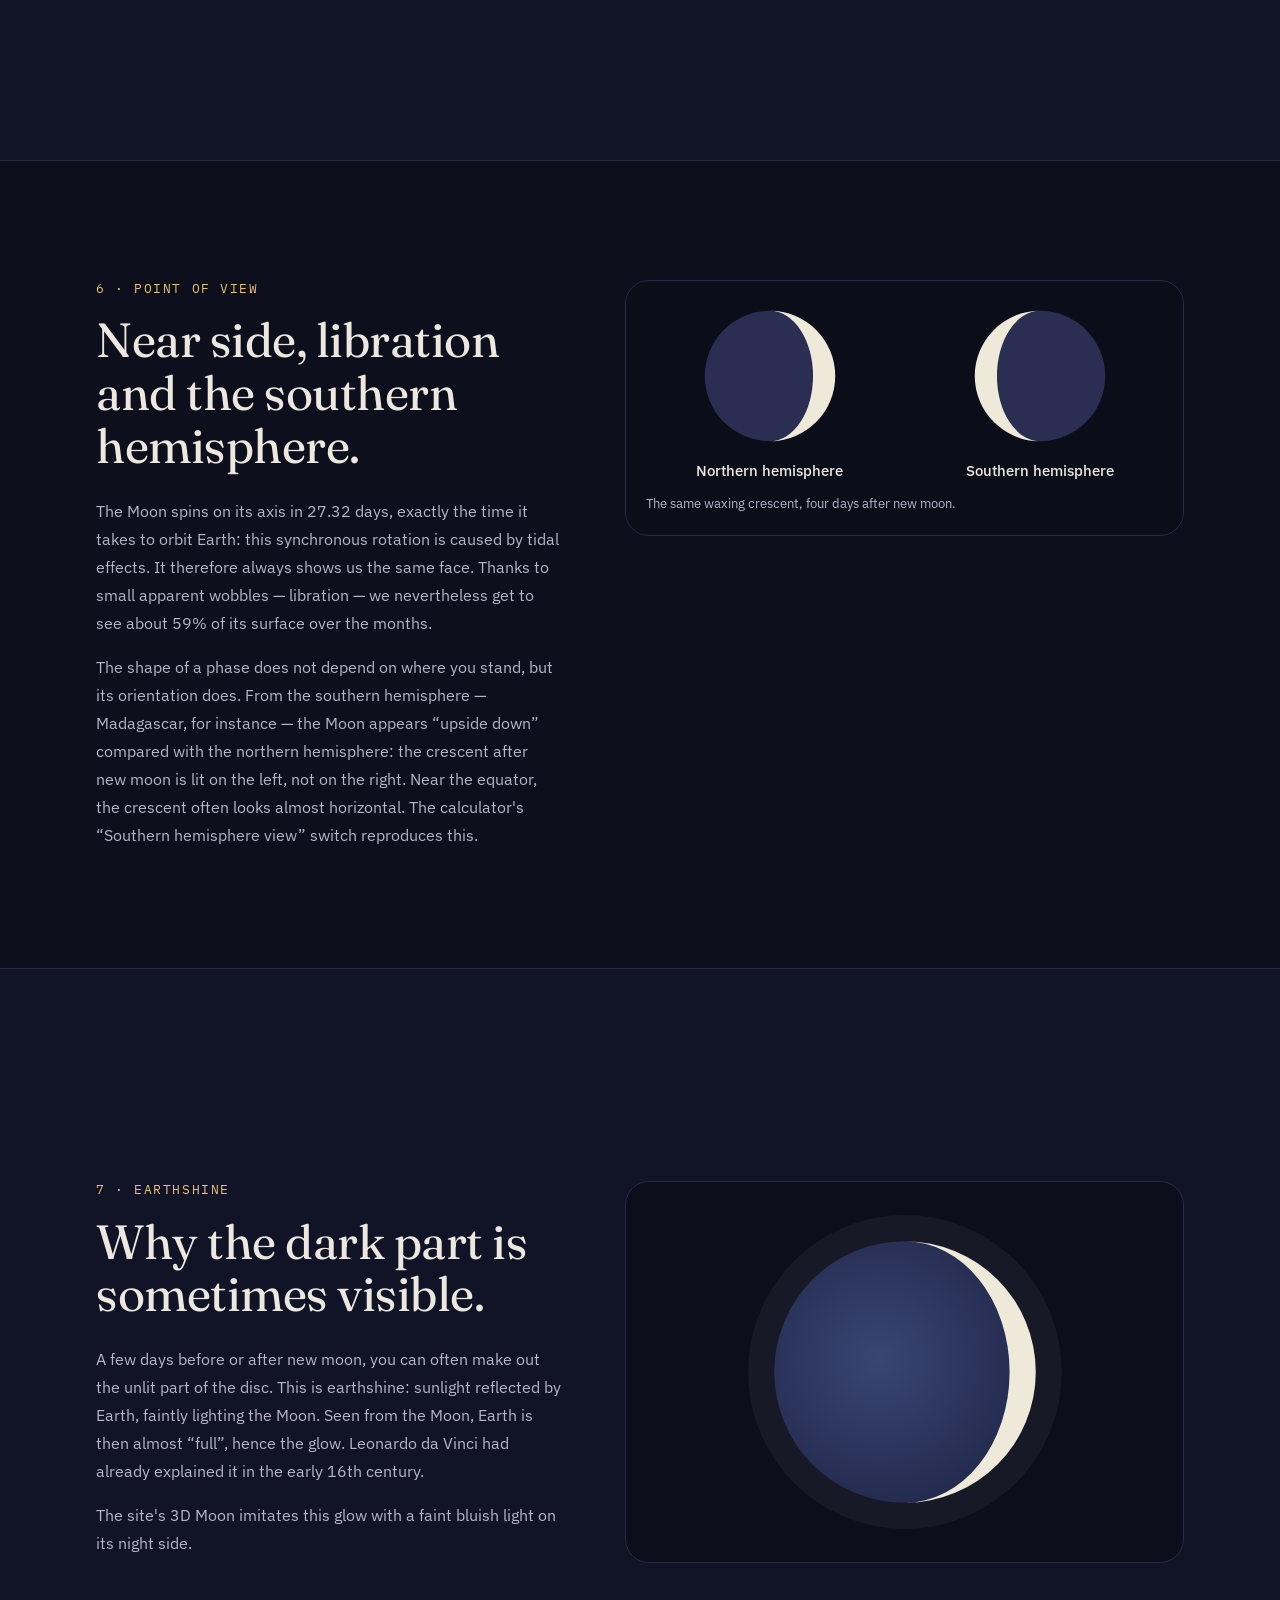
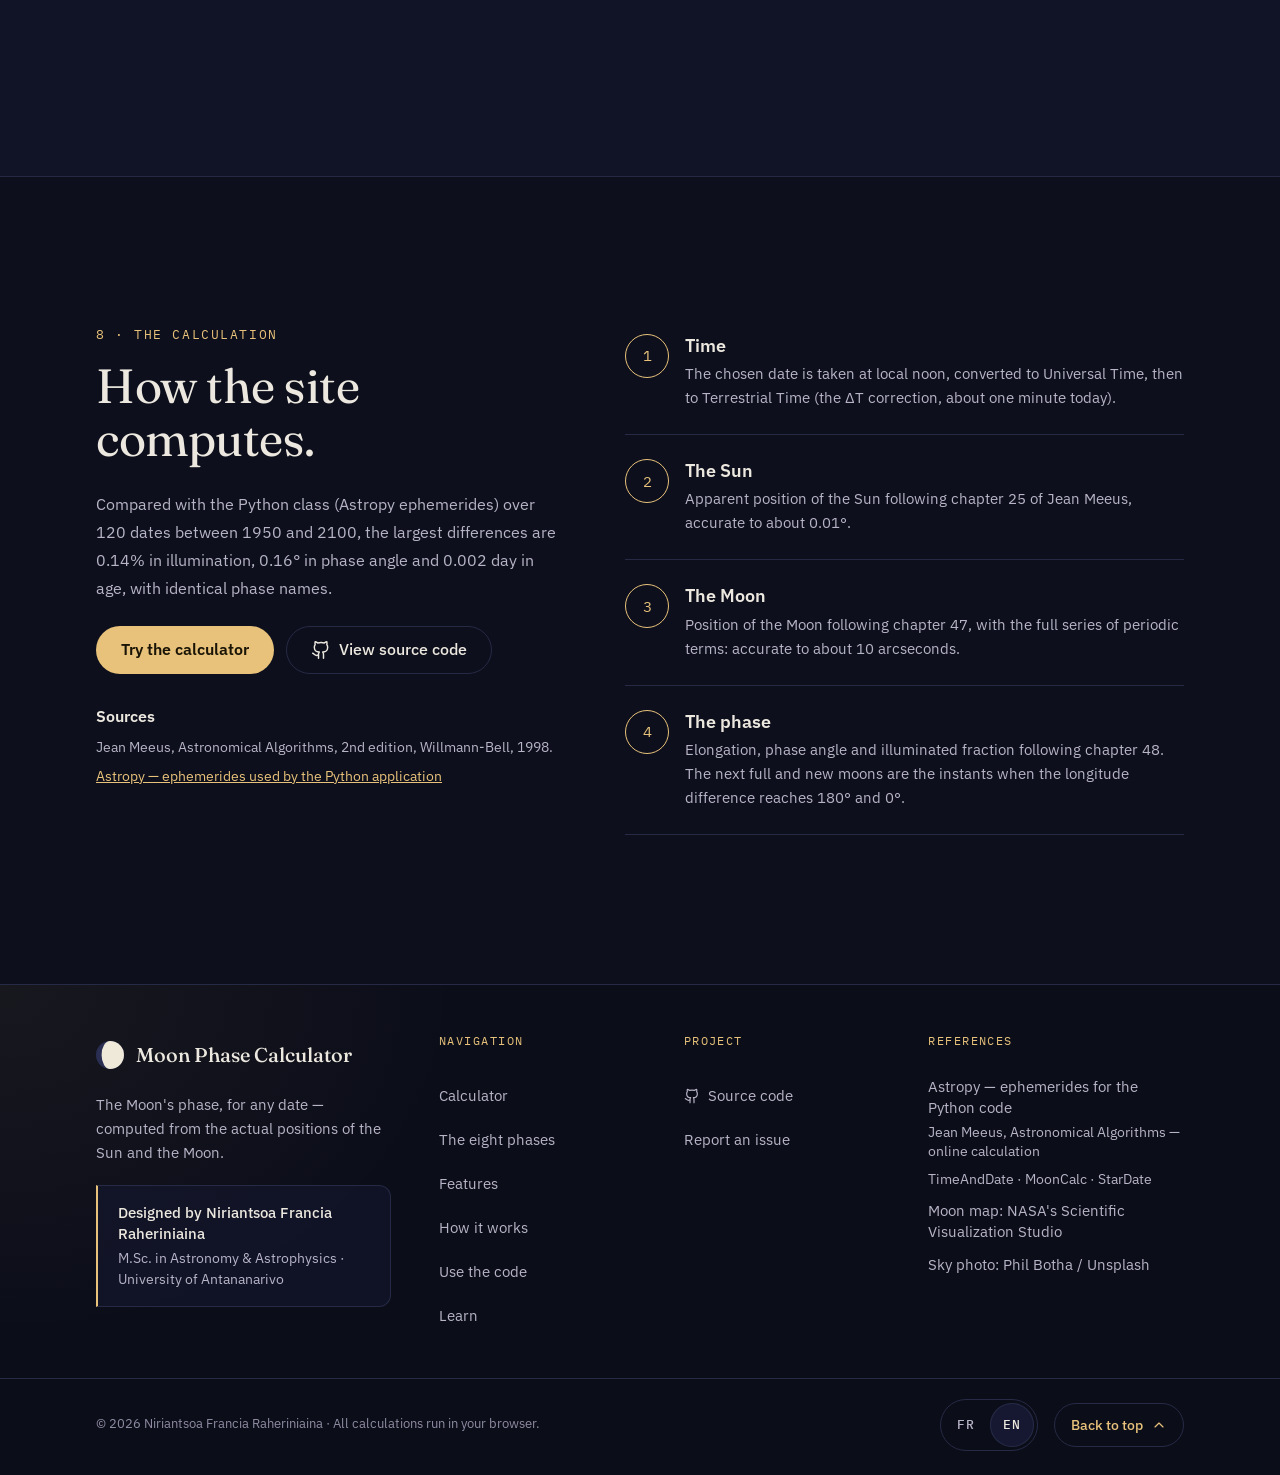
<file: site/physique.html>
<!doctype html>
<html lang="fr" class="article">
<head>
  <meta charset="utf-8">
  <meta name="viewport" content="width=device-width, initial-scale=1">
  <title>La physique des phases de la Lune — Moon Phase Calculator</title>
  <meta name="description" content="Pourquoi la Lune change de forme : géométrie Soleil–Terre–Lune, mois synodique, angle de phase, fraction éclairée, éclipses, hémisphère sud et lumière cendrée.">
  <meta name="theme-color" content="#0D0F1C">
  <meta name="color-scheme" content="dark">
  <link rel="canonical" href="https://niriantsoa1304.github.io/moon-phase-web/physique.html">

  <meta property="og:type" content="website">
  <meta property="og:site_name" content="Moon Phase Calculator">
  <meta property="og:title" content="La physique des phases de la Lune — Moon Phase Calculator">
  <meta property="og:description" content="Pourquoi la Lune change de forme : géométrie Soleil–Terre–Lune, mois synodique, angle de phase, fraction éclairée, éclipses, hémisphère sud et lumière cendrée.">
  <meta property="og:url" content="https://niriantsoa1304.github.io/moon-phase-web/physique.html">
  <meta property="og:image" content="https://niriantsoa1304.github.io/moon-phase-web/assets/og-image.jpg">
  <meta property="og:image:width" content="1200">
  <meta property="og:image:height" content="630">
  <meta property="og:image:alt" content="Moon Phase Calculator : la Lune et le titre du projet">
  <meta property="og:locale" content="fr_FR">
  <meta property="og:locale:alternate" content="en_US">
  <meta name="twitter:card" content="summary_large_image">
  <meta name="twitter:title" content="Moon Phase Calculator">
  <meta name="twitter:description" content="La phase de la Lune, pour n'importe quelle date.">
  <meta name="twitter:image" content="https://niriantsoa1304.github.io/moon-phase-web/assets/og-image.jpg">

  <link rel="icon" href="assets/favicon.svg" type="image/svg+xml">
  <link rel="icon" href="assets/icon-192.png" type="image/png" sizes="192x192">
  <link rel="apple-touch-icon" href="assets/apple-touch-icon.png">
  <link rel="manifest" href="manifest.webmanifest">

  <link rel="preconnect" href="https://fonts.googleapis.com">
  <link rel="preconnect" href="https://fonts.gstatic.com" crossorigin>
  <link rel="stylesheet" href="https://fonts.googleapis.com/css2?family=Fraunces:opsz,wght@9..144,400&family=IBM+Plex+Mono:wght@400&family=IBM+Plex+Sans:wght@400;500;600&display=swap">
  <link rel="stylesheet" href="css/styles.css?v=2026-09-27a">
  <script type="module" src="js/physique.js"></script>
  <script>
    /* Une ancienne version du site installait un service worker qui servait du CSS/JS périmé.
       La page HTML arrive toujours à jour : on le retire ici, on vide ses caches et on recharge une fois. */
    if ("serviceWorker" in navigator) {
      navigator.serviceWorker.getRegistrations().then(function (regs) {
        if (!regs.length) return;
        Promise.all(regs.map(function (r) { return r.unregister(); }))
          .then(function () { return window.caches ? caches.keys().then(function (k) { return Promise.all(k.map(function (n) { return caches.delete(n); })); }) : 0; })
          .then(function () { location.reload(); });
      }).catch(function () {});
    }
  </script>

  <script type="application/ld+json">
  {
    "@context": "https://schema.org",
    "@type": "Article",
    "headline": "La physique des phases de la Lune",
    "inLanguage": ["fr", "en"],
    "author": { "@type": "Person", "name": "Niriantsoa Francia Raheriniaina" },
    "about": "Phases de la Lune"
  }
  </script>
</head>
<body>
  <svg class="sprite" aria-hidden="true" focusable="false">
    <symbol id="i-github" viewBox="0 0 24 24"><path d="M15 22v-4a4.8 4.8 0 0 0-1-3.5c3 0 6-2 6-5.5.08-1.25-.27-2.48-1-3.5.28-1.15.28-2.35 0-3.5 0 0-1 0-3 1.5-2.64-.5-5.36-.5-8 0C6 2 5 2 5 2c-.3 1.15-.3 2.35 0 3.5A5.4 5.4 0 0 0 4 9c0 3.5 3 5.5 6 5.5-.39.49-.68 1.05-.85 1.65-.17.6-.22 1.23-.15 1.85v4"/><path d="M9 18c-4.51 2-5-2-7-2"/></symbol>
    <symbol id="i-calendar" viewBox="0 0 24 24"><rect x="3" y="4" width="18" height="18" rx="2"/><path d="M16 2v4M8 2v4M3 10h18"/></symbol>
    <symbol id="i-chart" viewBox="0 0 24 24"><path d="M3 3v18h18"/><path d="m19 9-5 5-4-4-3 3"/></symbol>
    <symbol id="i-moon" viewBox="0 0 24 24"><path d="M12 3a6 6 0 0 0 9 9 9 9 0 1 1-9-9Z"/></symbol>
    <symbol id="i-monitor" viewBox="0 0 24 24"><rect x="2" y="3" width="20" height="14" rx="2"/><path d="M8 21h8M12 17v4"/></symbol>
    <symbol id="i-keyboard" viewBox="0 0 24 24"><rect x="2" y="4" width="20" height="16" rx="2"/><path d="M6 8h.01M10 8h.01M14 8h.01M18 8h.01M8 12h.01M12 12h.01M16 12h.01M7 16h10"/></symbol>
    <symbol id="i-terminal" viewBox="0 0 24 24"><path d="m4 17 6-6-6-6M12 19h8"/></symbol>
    <symbol id="i-external" viewBox="0 0 24 24"><path d="M7 17 17 7M8 7h9v9"/></symbol>
    <symbol id="i-up" viewBox="0 0 24 24"><path d="m18 15-6-6-6 6"/></symbol>
    <symbol id="i-left" viewBox="0 0 24 24"><path d="m15 18-6-6 6-6"/></symbol>
    <symbol id="i-right" viewBox="0 0 24 24"><path d="m9 18 6-6-6-6"/></symbol>
    <symbol id="i-rotate" viewBox="0 0 24 24"><path d="M21 12a9 9 0 1 1-9-9c2.52 0 4.93 1 6.74 2.74L21 8"/><path d="M21 3v5h-5"/></symbol>
    <symbol id="i-menu" viewBox="0 0 24 24"><path d="M4 6h16M4 12h16M4 18h16"/></symbol>
    <symbol id="i-close" viewBox="0 0 24 24"><path d="M18 6 6 18M6 6l12 12"/></symbol>
    <symbol id="i-copy" viewBox="0 0 24 24"><rect x="9" y="9" width="13" height="13" rx="2"/><path d="M5 15H4a2 2 0 0 1-2-2V4a2 2 0 0 1 2-2h9a2 2 0 0 1 2 2v1"/></symbol>
    <symbol id="i-link" viewBox="0 0 24 24"><path d="M10 13a5 5 0 0 0 7.54.54l3-3a5 5 0 0 0-7.07-7.07l-1.72 1.71"/><path d="M14 11a5 5 0 0 0-7.54-.54l-3 3a5 5 0 0 0 7.07 7.07l1.71-1.71"/></symbol>
    <symbol id="i-logo" viewBox="-1 -1 2 2"><circle r="1" fill="#2A2E52"/><path d="M0 -1A1 1 0 0 1 0 1A0.6 1 0 0 1 0 -1Z" fill="#EFE9DA"/></symbol>
  </svg>

  <a class="skip-link" href="#main" data-i18n="skip">Aller au contenu</a>

  <header class="site-header">
    <div class="container header-inner">
      <a class="logo" href="index.html" data-i18n-aria-label="logo.label" aria-label="Moon Phase Calculator, retour en haut">
        <svg class="logo-moon" aria-hidden="true"><use href="#i-logo"/></svg>
        <span>Moon Phase<span class="logo-long"> Calculator</span></span>
      </a>

      <button class="menu-toggle" type="button" aria-expanded="false" aria-controls="menu" data-i18n-aria-label="nav.openMenu" aria-label="Ouvrir le menu">
        <svg class="icon" aria-hidden="true"><use href="#i-menu"/></svg>
      </button>

      <div class="menu" id="menu">
        <nav data-i18n-aria-label="nav.label" aria-label="Navigation principale">
          <ul class="nav-list">
            <li><a href="index.html#calculateur" data-i18n="nav.calculator">Calculateur</a></li>
            <li><a href="physique.html" aria-current="page" data-i18n="nav.physics">Comprendre</a></li>
            <li><a href="index.html#code" data-i18n="nav.install">Utiliser le code</a></li>
          </ul>
        </nav>
        <div class="lang-switch" role="group" data-i18n-aria-label="lang.label" aria-label="Langue">
          <button type="button" data-lang="fr" aria-pressed="true" lang="fr"><abbr title="Français">FR</abbr></button>
          <button type="button" data-lang="en" aria-pressed="false" lang="en"><abbr title="English">EN</abbr></button>
        </div>
        <a class="btn btn-outline btn-sm gh-btn" href="https://github.com/niriantsoa1304/Moon_Phase_Calculator_Francia" title="GitHub">
          <svg class="icon" aria-hidden="true"><use href="#i-github"/></svg><span class="gh-label">GitHub</span>
        </a>
      </div>
    </div>
  </header>


  <main id="main">
    <section class="section page-intro" aria-labelledby="intro-title">
      <div class="container">
        <p class="eyebrow" data-i18n="phy.intro.eyebrow">Comprendre</p>
        <h1 id="intro-title" data-i18n="phy.intro.title">La physique des phases de la Lune.</h1>
        <p class="lede intro-lede" data-i18n="phy.intro.lede">La Lune ne change pas de forme : elle est toujours à moitié éclairée par le Soleil. Ce qui change, c'est la part de cette moitié éclairée que nous voyons depuis la Terre. Voici, étape par étape, ce qui se passe, et comment le site le calcule.</p>
        <nav class="toc" aria-labelledby="toc-title">
          <h2 class="toc-title" id="toc-title" data-i18n="phy.toc.label">Sommaire</h2>
          <ol role="list">
          <li><a href="#geometrie"><span class="toc-num">1</span><span data-i18n="phy.toc.1">Géométrie</span></a></li>
          <li><a href="#cycle"><span class="toc-num">2</span><span data-i18n="phy.toc.2">Le cycle</span></a></li>
          <li><a href="#mesurer"><span class="toc-num">3</span><span data-i18n="phy.toc.3">Mesurer</span></a></li>
          <li><a href="#nommer"><span class="toc-num">4</span><span data-i18n="phy.toc.4">Nommer</span></a></li>
          <li><a href="#eclipses"><span class="toc-num">5</span><span data-i18n="phy.toc.5">Éclipses</span></a></li>
          <li><a href="#point-de-vue"><span class="toc-num">6</span><span data-i18n="phy.toc.6">Point de vue</span></a></li>
          <li><a href="#lumiere-cendree"><span class="toc-num">7</span><span data-i18n="phy.toc.7">Lumière cendrée</span></a></li>
          <li><a href="#calcul"><span class="toc-num">8</span><span data-i18n="phy.toc.8">Le calcul</span></a></li>
          </ol>
        </nav>
      </div>
    </section>

    <section class="section section-alt" id="geometrie" aria-labelledby="geometrie-title">
      <div class="container">
        <div class="article-grid">
          <div class="prose">
            <p class="eyebrow" data-i18n="phy.s1.eyebrow">1 · Géométrie</p>
            <h2 id="geometrie-title" data-i18n="phy.s1.title">Tout est une question d'angle.</h2>
            <p data-i18n="phy.s1.p1">Le Soleil éclaire toujours la moitié de la Lune tournée vers lui, exactement comme il éclaire la moitié de la Terre où il fait jour. En 29,5 jours, la Lune fait le tour de la Terre, et nous voyons successivement sa face nocturne, puis son profil, puis sa face éclairée.</p>
            <p data-i18n="phy.s1.p2">À la nouvelle lune, elle passe entre la Terre et le Soleil : nous voyons son côté nuit. À la pleine lune, elle est de l'autre côté de la Terre : son côté jour est tourné vers nous. Aux quartiers, nous voyons exactement la moitié de sa moitié éclairée.</p>
            <p data-i18n="phy.s1.p3">L'ombre de la Terre n'y est pour rien : elle n'atteint la Lune que lors des éclipses de Lune.</p>
          </div>
          <figure class="figure-card demo" aria-labelledby="demo-label">
            <p class="visually-hidden" id="demo-label" data-i18n="phy.demo.label">Schéma interactif des phases</p>
            <svg class="orbit" viewBox="0 0 560 400" role="img" aria-labelledby="orbit-title">
              <title id="orbit-title" data-i18n="phy.demo.top">Vue de dessus, au-dessus du pôle Nord</title>
              <defs>
                <marker id="ray-head" viewBox="0 0 10 10" refX="9" refY="5" markerWidth="7" markerHeight="7" orient="auto"><path d="M0 0 10 5 0 10z" fill="#E8C27A"/></marker>
                <marker id="orbit-head" viewBox="0 0 10 10" refX="5" refY="5" markerWidth="8" markerHeight="8" orient="auto"><path d="M0 0 10 5 0 10z" fill="#6E7399"/></marker>
              </defs>
              <g class="rays" marker-end="url(#ray-head)"><line x1="18" y1="70" x2="118" y2="70"/><line x1="18" y1="110" x2="118" y2="110"/><line x1="18" y1="150" x2="118" y2="150"/><line x1="18" y1="190" x2="118" y2="190"/><line x1="18" y1="230" x2="118" y2="230"/><line x1="18" y1="270" x2="118" y2="270"/><line x1="18" y1="310" x2="118" y2="310"/><line x1="18" y1="350" x2="118" y2="350"/></g>
              <text class="svg-label svg-gold" x="18" y="48" data-i18n="phy.demo.sun">Lumière du Soleil</text>
              <text class="svg-label svg-muted" x="540" y="30" text-anchor="end" data-i18n="phy.demo.top">Vue de dessus, au-dessus du pôle Nord</text>
              <circle class="orbit-path" cx="340" cy="205" r="140"/>
              <path class="orbit-dir" d="M461.2 135.0 A140 140 0 0 0 420.3 90.3" marker-end="url(#orbit-head)"/>
              <line id="sight" class="sight" x1="340" y1="205" x2="200" y2="205"/>
              <g transform="translate(340 205)">
                <circle r="20" fill="#16233F"/>
                <path d="M0 -20A20 20 0 0 0 0 20Z" fill="#3E78B5"/>
                <circle r="20" fill="none" stroke="#5A8FD0" stroke-opacity=".5"/>
              </g>
              <text class="svg-label" x="340" y="247" text-anchor="middle" data-i18n="phy.demo.earth">Terre</text>
              <g id="orbit-moon" transform="translate(200 205)">
                <circle r="13" fill="#2A2E52"/>
                <path d="M0 -13A13 13 0 0 0 0 13Z" fill="#EFE9DA"/>
                <path id="visible-arc" class="visible-arc" d="M0 -20A20 20 0 0 0 0 20"/>
              </g>
            </svg>
            <div class="demo-panel js-only">
              <div class="demo-view">
                <svg viewBox="-1.2 -1.2 2.4 2.4" role="img" aria-labelledby="view-title">
                  <title id="view-title" data-i18n="phy.demo.view">Vue depuis la Terre</title>
                  <circle r="1" fill="#2A2E52"/><path id="view-lit" d="" fill="#EFE9DA"/>
                </svg>
                <p class="demo-view-label" data-i18n="phy.demo.view">Vue depuis la Terre</p>
                <p class="demo-phase" id="demo-phase">&nbsp;</p>
              </div>
              <dl class="demo-values" aria-live="polite">
                <div><dt data-i18n="phy.demo.age">Âge</dt><dd id="demo-age">—</dd></div>
                <div><dt data-i18n="phy.demo.elong">Élongation ψ</dt><dd id="demo-elong">—</dd></div>
                <div><dt data-i18n="phy.demo.angle">Angle de phase i</dt><dd id="demo-angle">—</dd></div>
                <div><dt data-i18n="phy.demo.ill">Partie éclairée visible</dt><dd id="demo-ill">—</dd></div>
              </dl>
            </div>
            <div class="demo-controls js-only">
              <label for="demo-slider" data-i18n="phy.demo.slider">Jours depuis la nouvelle lune</label>
              <input type="range" id="demo-slider" min="0" max="29.53" step="0.01" value="0">
              <div class="demo-buttons">
                <button class="btn btn-gold btn-sm" type="button" id="demo-play"><span data-i18n="phy.demo.play">Lancer</span></button>
                <button class="btn btn-outline btn-sm" type="button" id="demo-today" data-i18n="phy.demo.today">Aujourd'hui</button>
              </div>
            </div>
            <noscript><p class="demo-note" data-i18n="phy.demo.noscript">Le schéma interactif nécessite JavaScript.</p></noscript>
            <figcaption class="demo-note" data-i18n="phy.demo.note">Ni les tailles ni les distances ne sont à l'échelle : la Lune est en réalité à une trentaine de diamètres terrestres, et le Soleil environ 390 fois plus loin qu'elle.</figcaption>
          </figure>
        </div>
      </div>
    </section>
    <section class="section" id="cycle" aria-labelledby="cycle-title">
      <div class="container">
        <div class="article-grid">
          <div class="prose">
            <p class="eyebrow" data-i18n="phy.s2.eyebrow">2 · Le cycle</p>
            <h2 id="cycle-title" data-i18n="phy.s2.title">Pourquoi 29,5 jours et pas 27,3 ?</h2>
            <p data-i18n="phy.s2.p1">La Lune fait un tour complet autour de la Terre, par rapport aux étoiles, en 27,32 jours : c'est le mois sidéral. Mais pendant ce temps, la Terre a avancé d'environ 27° sur son orbite autour du Soleil. La direction du Soleil a donc tourné, et la Lune doit encore voyager un peu plus de deux jours pour se retrouver alignée avec lui.</p>
            <p data-i18n="phy.s2.p2">Le retour à la même phase prend donc 29,53 jours en moyenne : c'est le mois synodique, la durée du cycle des phases. Les deux durées sont liées par une relation simple :</p>
            <div class="formula">
              <p data-i18n-html="phy.s2.f1Html">1 / P<sub>syn</sub> = 1 / P<sub>sid</sub> − 1 / P<sub>année</sub></p>
              <p class="formula-sub" data-i18n-html="phy.s2.f2Html">1 / 27,322 − 1 / 365,256 &nbsp;→&nbsp; P<sub>syn</sub> ≈ 29,53 j</p>
            </div>
            <p data-i18n="phy.s2.p3">D'un mois à l'autre, la durée réelle varie d'environ 29,2 à 29,9 jours, parce que l'orbite de la Lune est elliptique et perturbée par le Soleil. C'est pourquoi le site calcule les positions réelles au lieu d'ajouter 29,53 jours.</p>
          </div>
          <figure class="figure-card">
            <svg viewBox="0 0 600 420" role="img" aria-labelledby="syn-title">
              <title id="syn-title" data-i18n="phy.s2.fig.caption">L'orbite de la Terre et la distance Terre–Lune ne sont pas à l'échelle.</title>
              <defs><marker id="star-head" viewBox="0 0 10 10" refX="9" refY="5" markerWidth="7" markerHeight="7" orient="auto"><path d="M0 0 10 5 0 10z" fill="#8F8CA3"/></marker></defs>
              <circle cx="70" cy="330" r="34" fill="#E8C27A"/><circle cx="70" cy="330" r="48" fill="#E8C27A" opacity=".15"/>
              <text class="svg-label svg-gold" x="70" y="398" text-anchor="middle" data-i18n="phy.s2.fig.sun">Soleil</text>
              <path class="orbit-path" d="M497.6 285.1 A430 430 0 0 0 352.7 6.0"/>
              <g class="star-dir" marker-end="url(#star-head)">
                <line x1="487.2" y1="226.0" x2="340.9" y2="262.5"/>
                <line x1="395.0" y1="48.5" x2="248.7" y2="84.9"/>
              </g>
              <text class="svg-label svg-muted" x="334.9" y="284.5" text-anchor="end" data-i18n="phy.s2.fig.stars">vers une étoile lointaine</text>
              <line class="sun-line" x1="395.0" y1="48.5" x2="70.0" y2="330.0"/>
              <circle cx="487.2" cy="226.0" r="13" fill="#3E78B5"/>
              <circle cx="395.0" cy="48.5" r="13" fill="#3E78B5"/>
              <circle class="" cx="431.0" cy="240.0" r="9" fill="#2A2E52" stroke="#8A8FB8" stroke-width="1"/>
              <circle class="" cx="338.7" cy="62.5" r="9" fill="#EFE9DA" stroke="#8A8FB8" stroke-width="1"/>
              <circle class="moon-new" cx="351.2" cy="86.4" r="9" fill="#2A2E52" stroke="#8A8FB8" stroke-width="1"/>
              <g class="fig-badge" transform="translate(427.0 270.0)"><circle r="12"/><text y="4.5" text-anchor="middle">1</text></g>
              <g class="fig-badge" transform="translate(308.7 58.5)"><circle r="12"/><text y="4.5" text-anchor="middle">2</text></g>
              <g class="fig-badge" transform="translate(347.2 116.4)"><circle r="12"/><text y="4.5" text-anchor="middle">3</text></g>
            </svg>
            <ol class="fig-legend" role="list">
              <li><span class="fig-num">1</span><span data-i18n="phy.s2.fig.start">Départ : nouvelle lune</span></li>
              <li><span class="fig-num">2</span><span data-i18n="phy.s2.fig.sid">27,3 j : même direction par rapport aux étoiles</span></li>
              <li><span class="fig-num">3</span><span data-i18n="phy.s2.fig.syn">29,5 j : de nouveau alignée avec le Soleil</span></li>
            </ol>
            <figcaption data-i18n="phy.s2.fig.caption">L'orbite de la Terre et la distance Terre–Lune ne sont pas à l'échelle.</figcaption>
          </figure>
        </div>
      </div>
    </section>
    <section class="section section-alt" id="mesurer" aria-labelledby="mesurer-title">
      <div class="container">
        <div class="article-grid">
          <div class="prose">
            <p class="eyebrow" data-i18n="phy.s3.eyebrow">3 · Mesurer</p>
            <h2 id="mesurer-title" data-i18n="phy.s3.title">Élongation, angle de phase et fraction éclairée.</h2>
            <p data-i18n-html="phy.s3.p1Html">Deux angles décrivent la situation. L'<strong>élongation ψ</strong> est l'écart entre la Lune et le Soleil vu depuis la Terre : 0° à la nouvelle lune, 180° à la pleine lune. L'<strong>angle de phase i</strong> est l'angle Soleil–Lune–Terre, mesuré depuis la Lune : 180° à la nouvelle lune, 0° à la pleine lune.</p>
            <p data-i18n-html="phy.s3.p2Html">Comme le Soleil est environ 390 fois plus loin que la Lune, ses rayons arrivent presque parallèles sur la Terre et sur la Lune, et <em>i</em> ≈ 180° − ψ. C'est l'approximation utilisée par l'application Python. Le site applique la formule exacte de Jean Meeus, qui tient compte des distances <em>R</em> (Terre–Soleil) et Δ (Terre–Lune) : l'écart entre les deux ne dépasse pas 0,15° environ.</p>
            <p data-i18n="phy.s3.p3">La fraction éclairée k découle de la géométrie du disque. Vu depuis la Terre, le terminateur, la limite entre le jour et la nuit sur la Lune, est une demi-ellipse dont la largeur vaut cos i fois le rayon. La partie éclairée est donc un demi-disque plus ou moins cette demi-ellipse, soit une aire proportionnelle à (1 + cos i) / 2.</p>
          </div>
          <div class="aside-col">
            <figure class="figure-card figure-narrow">
              <svg viewBox="-1.6 -1.35 3.2 2.7" role="img" aria-labelledby="term-title">
              <title id="term-title" data-i18n="phy.s3.fig.caption">Exemple : i = 60°, k = (1 + 0,5) / 2 = 75 %.</title>
              <circle r="1" fill="#2A2E52"/>
              <path d="M0 -1A1 1 0 0 1 0 1A0.5 1 0 0 1 0 -1Z" fill="#EFE9DA"/>
              <path class="term-line" d="M0 1A0.5 1 0 0 1 0 -1"/>
              <line class="term-measure" x1="0" y1="0" x2="-0.5" y2="0"/>
              <circle r="0.03" fill="#1E2346"/>
              <text class="svg-small svg-gold" x="-0.62" y="-0.72" text-anchor="end" data-i18n="phy.s3.fig.term">terminateur</text>
              <line class="term-leader" x1="-0.6" y1="-0.68" x2="-0.42" y2="-0.5"/>
              <text class="svg-small svg-on-lit" x="-0.25" y="-0.07" text-anchor="middle">cos i</text>
              <text class="svg-small svg-muted" x="0" y="1.25" text-anchor="middle" data-i18n="phy.s3.fig.half">demi-ellipse de largeur cos i</text>
            </svg>
              <figcaption data-i18n="phy.s3.fig.caption">Exemple : i = 60°, k = (1 + 0,5) / 2 = 75 %.</figcaption>
            </figure>
            <div class="formula">
              <p>tan <em>i</em> = <em>R</em> sin ψ / (Δ − <em>R</em> cos ψ)</p>
              <p>k = (1 + cos <em>i</em>) / 2</p>
            </div>
            <p class="aside-note" data-i18n="phy.s3.p4">Conséquence : l'illumination change vite autour des quartiers et lentement près de la nouvelle et de la pleine lune. Deux jours avant la pleine lune, la Lune est déjà éclairée à plus de 95 %.</p>
          </div>
        </div>
      </div>
    </section>
    <section class="section" id="nommer" aria-labelledby="nommer-title">
      <div class="container">
        <div class="prose prose-wide">
            <p class="eyebrow" data-i18n="phy.s4.eyebrow">4 · Nommer</p>
            <h2 id="nommer-title" data-i18n="phy.s4.title">L'âge de la Lune et le nom des phases.</h2>
          <p data-i18n="phy.s4.p1">Le site, comme l'application, calcule l'âge de la Lune à partir de l'écart de longitude écliptique entre la Lune et le Soleil, ramené entre 0 et 360°, puis converti en jours avec la durée moyenne du mois synodique :</p>
          <div class="formula"><p data-i18n-html="phy.s4.fHtml">âge = (λ<sub>☾</sub> − λ<sub>☉</sub>) / 360° × 29,53058867 j</p></div>
          <p data-i18n="phy.s4.p2">Le nom de la phase est ensuite déduit de cet âge. Les quatre phases principales sont en réalité des instants précis : la nouvelle lune quand l'écart de longitude vaut 0°, le premier quartier à 90°, la pleine lune à 180°, le dernier quartier à 270°. Les noms « Pleine Lune » ou « Premier quartier » couvrent ici une petite plage de jours autour de ces instants, comme dans l'application.</p>
          <p><a class="text-link" href="index.html#phases"><span data-i18n="phy.s4.link">Voir les huit phases et leurs plages</span> <svg class="icon" aria-hidden="true"><use href="#i-right"/></svg></a></p>
        </div>
      </div>
    </section>
    <section class="section section-alt" id="eclipses" aria-labelledby="eclipses-title">
      <div class="container">
        <div class="article-grid">
          <div class="prose">
            <p class="eyebrow" data-i18n="phy.s5.eyebrow">5 · Éclipses</p>
            <h2 id="eclipses-title" data-i18n="phy.s5.title">Pourquoi n'y a-t-il pas d'éclipse chaque mois ?</h2>
            <p data-i18n="phy.s5.p1">L'orbite de la Lune est inclinée d'environ 5° sur le plan de l'orbite terrestre, l'écliptique. À la plupart des nouvelles lunes, la Lune passe donc un peu au-dessus ou au-dessous du Soleil ; à la plupart des pleines lunes, un peu au-dessus ou au-dessous de l'ombre de la Terre.</p>
            <p data-i18n="phy.s5.p2">Une éclipse n'a lieu que si la nouvelle ou la pleine lune tombe près d'un des deux points où l'orbite lunaire traverse l'écliptique : les nœuds. Cela se produit pendant deux « saisons d'éclipses » par an, espacées d'environ 173 jours. Il y a ainsi au moins quatre éclipses par an : deux de Soleil et deux de Lune.</p>
          </div>
          <figure class="figure-card">
            <svg viewBox="0 0 580 250" role="img" aria-labelledby="ecl-title">
              <title id="ecl-title" data-i18n="phy.s5.fig.caption">Vue en perspective. L'inclinaison réelle (5,1°) est exagérée pour la lisibilité.</title>
              <ellipse class="ecl-plane" cx="290" cy="120" rx="250" ry="52.0"/>
              <ellipse class="ecl-ref" cx="290" cy="120" rx="150" ry="31.2"/>
              <path class="moon-orbit-back" d="M140 120 A150 61.0 0 0 0 440 120"/>
              <path class="moon-orbit-front" d="M140 120 A150 61.0 0 0 1 440 120"/>
              <circle cx="290" cy="120" r="11" fill="#3E78B5"/>
              <circle class="node" cx="140" cy="120" r="5"/><circle class="node" cx="440" cy="120" r="5"/>
              <text class="svg-label svg-gold" x="140" y="144" text-anchor="middle" data-i18n="phy.s5.fig.node">nœud</text>
              <text class="svg-label svg-gold" x="440" y="106" text-anchor="middle" data-i18n="phy.s5.fig.node">nœud</text>
              <text class="svg-label" x="290" y="47.0" text-anchor="middle" data-i18n="phy.s5.fig.orbit">orbite de la Lune</text>
              <text class="svg-label svg-muted" x="290" y="198.0" text-anchor="middle" data-i18n="phy.s5.fig.ecl">écliptique (plan de l'orbite terrestre)</text>
            </svg>
            <figcaption data-i18n="phy.s5.fig.caption">Vue en perspective. L'inclinaison réelle (5,1°) est exagérée pour la lisibilité.</figcaption>
          </figure>
        </div>
      </div>
    </section>
    <section class="section" id="point-de-vue" aria-labelledby="point-de-vue-title">
      <div class="container">
        <div class="article-grid">
          <div class="prose">
            <p class="eyebrow" data-i18n="phy.s6.eyebrow">6 · Point de vue</p>
            <h2 id="point-de-vue-title" data-i18n="phy.s6.title">Face visible, libration et hémisphère sud.</h2>
            <p data-i18n="phy.s6.p1">La Lune tourne sur elle-même en 27,32 jours, exactement le temps d'un tour autour de la Terre : c'est la rotation synchrone, due aux effets de marée. Elle nous montre donc toujours la même face. Grâce à de petits balancements apparents, la libration, on en voit toutefois environ 59 % au fil des mois.</p>
            <p data-i18n="phy.s6.p2">La forme d'une phase ne dépend pas du lieu d'observation, mais son orientation, si. Depuis l'hémisphère sud, à Madagascar par exemple, on voit la Lune « la tête en bas » par rapport à l'hémisphère nord : le croissant qui suit la nouvelle lune est éclairé à gauche, et non à droite. Près de l'équateur, le croissant paraît souvent presque couché. C'est ce que reproduit l'interrupteur « Vue depuis l'hémisphère sud » du calculateur.</p>
          </div>
          <figure class="figure-card">
            <div class="mini-figures">
              <figure class="mini-figure">
                <svg viewBox="-1.15 -1.15 2.3 2.3" aria-hidden="true"><circle r="1" fill="#2A2E52"/><path d="M0 -1A1 1 0 0 1 0 1A0.66 1 0 0 0 0 -1Z" fill="#EFE9DA"/></svg>
                <figcaption data-i18n="phy.s6.fig.north">Hémisphère nord</figcaption>
              </figure>
              <figure class="mini-figure">
                <svg viewBox="-1.15 -1.15 2.3 2.3" aria-hidden="true"><circle r="1" fill="#2A2E52"/><path d="M0 -1A1 1 0 0 0 0 1A0.66 1 0 0 1 0 -1Z" fill="#EFE9DA"/></svg>
                <figcaption data-i18n="phy.s6.fig.south">Hémisphère sud</figcaption>
              </figure>
            </div>
            <figcaption data-i18n="phy.s6.fig.caption">Le même premier croissant, quatre jours après la nouvelle lune.</figcaption>
          </figure>
        </div>
      </div>
    </section>
    <section class="section section-alt" id="lumiere-cendree" aria-labelledby="lumiere-cendree-title">
      <div class="container">
        <div class="article-grid">
          <div class="prose">
            <p class="eyebrow" data-i18n="phy.s7.eyebrow">7 · Lumière cendrée</p>
            <h2 id="lumiere-cendree-title" data-i18n="phy.s7.title">Pourquoi la partie sombre est parfois visible.</h2>
            <p data-i18n="phy.s7.p1">Quelques jours avant ou après la nouvelle lune, on devine souvent la partie non éclairée du disque. C'est la lumière cendrée : la lumière du Soleil réfléchie par la Terre, qui éclaire faiblement la Lune. Vue depuis la Lune, la Terre est alors presque « pleine », d'où ce reflet. Léonard de Vinci en avait déjà donné l'explication au début du XVIe siècle.</p>
            <p data-i18n="phy.s7.p2">La Lune 3D du site imite ce reflet par une faible lueur bleutée sur sa partie nocturne.</p>
          </div>
          <figure class="figure-card figure-narrow">
            <svg viewBox="-1.3 -1.3 2.6 2.6" aria-hidden="true">
              <defs><radialGradient id="es" cx="40%" cy="45%" r="70%"><stop offset="0" stop-color="#3A4574"/><stop offset="1" stop-color="#1E2546"/></radialGradient></defs>
              <circle r="1.2" fill="#EFE9DA" opacity=".05"/>
              <circle r="1" fill="url(#es)"/>
              <path d="M0 -1A1 1 0 0 1 0 1A0.8 1 0 0 0 0 -1Z" fill="#EFE9DA"/>
            </svg>
          </figure>
        </div>
      </div>
    </section>
    <section class="section" id="calcul" aria-labelledby="calcul-title">
      <div class="container">
        <div class="article-grid">
          <div class="prose">
            <p class="eyebrow" data-i18n="phy.s8.eyebrow">8 · Le calcul</p>
            <h2 id="calcul-title" data-i18n="phy.s8.title">Comment le site calcule.</h2>
            <p data-i18n="phy.s8.p1">Comparé à la classe Python (éphémérides Astropy) sur 120 dates entre 1950 et 2100, l'écart maximal est de 0,14 % d'illumination, 0,16° d'angle de phase et 0,002 jour d'âge, avec des noms de phase identiques.</p>
            <div class="cta-row">
              <a class="btn btn-gold" href="index.html#calculateur" data-i18n="phy.s8.cta">Essayer le calculateur</a>
              <a class="btn btn-outline" href="https://github.com/niriantsoa1304/Moon_Phase_Calculator_Francia">
                <svg class="icon" aria-hidden="true"><use href="#i-github"/></svg><span data-i18n="cta.source">Voir le code source</span></a>
            </div>
            <h3 class="sources-title" data-i18n="phy.s8.sources">Sources</h3>
            <ul class="sources" role="list">
              <li data-i18n="phy.s8.src1">Jean Meeus, Astronomical Algorithms, 2e édition, Willmann-Bell, 1998.</li>
              <li><a href="https://www.astropy.org/" data-i18n="phy.s8.src2">Astropy — éphémérides utilisées par l'application Python</a></li>
            </ul>
          </div>
          <ol class="steps">
            <li class="step"><span class="step-num" aria-hidden="true">1</span><div><h3 data-i18n="phy.s8.1.title">Le temps</h3><p data-i18n="phy.s8.1.text">La date choisie est prise à midi, heure locale, convertie en temps universel, puis en temps terrestre (correction ΔT, environ une minute aujourd'hui).</p></div></li>
            <li class="step"><span class="step-num" aria-hidden="true">2</span><div><h3 data-i18n="phy.s8.2.title">Le Soleil</h3><p data-i18n="phy.s8.2.text">Position apparente du Soleil selon le chapitre 25 de Jean Meeus, précise à environ 0,01°.</p></div></li>
            <li class="step"><span class="step-num" aria-hidden="true">3</span><div><h3 data-i18n="phy.s8.3.title">La Lune</h3><p data-i18n="phy.s8.3.text">Position de la Lune selon le chapitre 47, avec les séries complètes de termes périodiques : une précision de l'ordre de 10 secondes d'arc.</p></div></li>
            <li class="step"><span class="step-num" aria-hidden="true">4</span><div><h3 data-i18n="phy.s8.4.title">La phase</h3><p data-i18n="phy.s8.4.text">Élongation, angle de phase et fraction éclairée selon le chapitre 48. Les prochaines pleine et nouvelle lune sont les instants où l'écart de longitude vaut 180° et 0°.</p></div></li>
          </ol>
        </div>
      </div>
    </section>
  </main>

  <footer class="site-footer">
    <div class="container footer-grid">
      <div class="footer-brand">
        <a class="logo" href="#top" data-i18n-aria-label="logo.label" aria-label="Moon Phase Calculator, retour en haut">
          <svg class="logo-moon" aria-hidden="true"><use href="#i-logo"/></svg>
          <span>Moon Phase Calculator</span>
        </a>
        <p class="footer-tagline" data-i18n="footer.tagline">La phase de la Lune, pour n'importe quelle date — calculée à partir des positions réelles du Soleil et de la Lune.</p>
        <div class="footer-author">
          <p class="footer-name" data-i18n="footer.by">Conçu par Niriantsoa Francia Raheriniaina</p>
          <p class="footer-degree" data-i18n="footer.degree">M.Sc Astronomie &amp; Astrophysique · Université d'Antananarivo</p>
        </div>
      </div>

      <nav class="footer-col nav-col" aria-labelledby="footer-nav-title">
        <h2 class="footer-title" id="footer-nav-title" data-i18n="footer.nav">Navigation</h2>
        <ul role="list">
          <li><a href="index.html#calculateur" data-i18n="nav.calculator">Calculateur</a></li>
          <li><a href="index.html#phases" data-i18n="nav.phases">Les huit phases</a></li>
          <li><a href="index.html#fonctionnalites" data-i18n="nav.features">Fonctionnalités</a></li>
          <li><a href="index.html#comment" data-i18n="nav.how">Comment ça marche</a></li>
          <li><a href="index.html#code" data-i18n="nav.install">Utiliser le code</a></li>
            <li><a href="physique.html" aria-current="page" data-i18n="nav.physics">Comprendre</a></li>
        </ul>
      </nav>

      <div class="footer-col">
        <h2 class="footer-title" data-i18n="footer.project">Projet</h2>
        <ul role="list">
          <li><a href="https://github.com/niriantsoa1304/Moon_Phase_Calculator_Francia">
            <svg class="icon" aria-hidden="true"><use href="#i-github"/></svg><span data-i18n="footer.source">Code source</span><svg class="icon footer-arrow" aria-hidden="true"><use href="#i-external"/></svg></a></li>
          <li><a href="https://github.com/niriantsoa1304/Moon_Phase_Calculator_Francia/issues">
            <span data-i18n="footer.issues">Signaler un problème</span><svg class="icon footer-arrow" aria-hidden="true"><use href="#i-external"/></svg></a></li>
        </ul>
      </div>

      <div class="footer-col">
        <h2 class="footer-title" data-i18n="footer.refs">Références</h2>
        <ul role="list">
          <li><a href="https://www.astropy.org/">
            <span data-i18n="footer.astropy">Astropy — éphémérides du code Python</span><svg class="icon footer-arrow" aria-hidden="true"><use href="#i-external"/></svg></a></li>
          <li><span class="footer-ref" data-i18n="footer.meeus">Jean Meeus, Astronomical Algorithms — calcul en ligne</span></li>
          <li><span class="footer-ref">TimeAndDate · MoonCalc · StarDate</span></li>
          <li><a href="https://svs.gsfc.nasa.gov/4720/">
            <span data-i18n="footer.moonmap">Carte lunaire : NASA's Scientific Visualization Studio</span><svg class="icon footer-arrow" aria-hidden="true"><use href="#i-external"/></svg></a></li>
          <li><a href="https://unsplash.com/photos/a0TJ3hy-UD8">
            <span data-i18n="footer.photo">Photo du ciel : Phil Botha / Unsplash</span><svg class="icon footer-arrow" aria-hidden="true"><use href="#i-external"/></svg></a></li>
        </ul>
      </div>
    </div>

    <div class="container footer-bottom">
      <p class="footer-copy">© 2026 Niriantsoa Francia Raheriniaina · <span data-i18n="footer.privacy">Tous les calculs sont faits dans votre navigateur.</span></p>
      <div class="footer-actions">
        <div class="lang-switch" role="group" data-i18n-aria-label="lang.label" aria-label="Langue">
          <button type="button" data-lang="fr" aria-pressed="true" lang="fr"><abbr title="Français">FR</abbr></button>
          <button type="button" data-lang="en" aria-pressed="false" lang="en"><abbr title="English">EN</abbr></button>
        </div>
        <a class="footer-top" href="#top">
          <span data-i18n="footer.top">Retour en haut</span>
          <svg class="icon" aria-hidden="true"><use href="#i-up"/></svg>
        </a>
      </div>
    </div>
  </footer>
</body>
</html>
</file>
<file: site/css/styles.css>
/* ==========================================================================
   Moon Phase Calculator — styles
   Mobile d'abord · points de rupture : 768 px (tablette), 1200 px (ordinateur)
   ========================================================================== */

:root {
  /* Couleurs */
  --bg: #0D0F1C;
  --bg-alt: #111427;
  --surface: #151830;
  --surface-2: #111427;
  --surface-deep: #0B0D19;
  --card-top: #181C3D;
  --border: #262A45;
  --text: #ECE8DF;
  --text-2: #B7B4C7;
  --accent: #E8C27A;
  --on-accent: #1A1406;
  --moon-lit: #EFE9DA;
  --moon-dark: #262A4F;

  /* Typographie */
  --font-serif: "Fraunces", Georgia, "Times New Roman", serif;
  --font-sans: "IBM Plex Sans", system-ui, -apple-system, "Segoe UI", sans-serif;
  --font-mono: "IBM Plex Mono", ui-monospace, "SFMono-Regular", Menlo, monospace;

  /* Espacements (échelle de 4 px) */
  --s-1: 4px;  --s-2: 8px;  --s-3: 12px; --s-4: 16px; --s-5: 20px; --s-6: 24px;
  --s-8: 32px; --s-10: 40px; --s-12: 48px; --s-16: 64px; --s-20: 80px; --s-24: 96px; --s-30: 120px;

  /* Rayons */
  --r-sm: 8px; --r-md: 12px; --r-lg: 16px; --r-xl: 20px; --r-2xl: 24px; --r-pill: 999px;

  --gutter: var(--s-5);
  --header-h: 72px;
  --footer-h: 976px;
  --focus: 0 0 0 3px var(--bg), 0 0 0 5px var(--accent);
}

/* ---------- Base ---------- */
*, *::before, *::after { box-sizing: border-box; }
html {
  -webkit-text-size-adjust: 100%; scroll-behavior: smooth;
  /* Une section à la fois : chaque section remplit l'écran sous l'en-tête et le défilement s'y cale. */
  scroll-snap-type: y proximity; scroll-padding-top: var(--header-h);
}
@media (prefers-reduced-motion: reduce) {
  html { scroll-behavior: auto; }
  *, *::before, *::after { transition-duration: 0.01ms !important; animation-duration: 0.01ms !important; }
}
body {
  margin: 0;
  background: var(--bg);
  color: var(--text);
  font: 400 16px/1.6 var(--font-sans);
  -webkit-font-smoothing: antialiased;
  text-rendering: optimizeLegibility;
}
h1, h2, h3, p, ul, ol, dl, dd, figure, pre { margin: 0; }
ul, ol { padding: 0; list-style: none; }
img, svg, canvas { display: block; max-width: 100%; }
a { color: inherit; }
button, input { font: inherit; color: inherit; }
button { cursor: pointer; }
abbr[title] { text-decoration: none; }
:focus-visible { outline: none; box-shadow: var(--focus); }

.sprite { position: absolute; width: 0; height: 0; overflow: hidden; }
.icon { width: 20px; height: 20px; flex: none; fill: none; stroke: currentColor; stroke-width: 1.75; stroke-linecap: round; stroke-linejoin: round; }
.visually-hidden {
  position: absolute !important; width: 1px; height: 1px; padding: 0; margin: -1px;
  overflow: hidden; clip: rect(0 0 0 0); white-space: nowrap; border: 0;
}

.container { width: 100%; max-width: calc(1248px + 2 * var(--gutter)); margin-inline: auto; padding-inline: var(--gutter); }

.skip-link {
  position: absolute; left: var(--s-4); top: -100px; z-index: 100;
  padding: var(--s-3) var(--s-5); border-radius: var(--r-pill);
  background: var(--accent); color: var(--on-accent); font-weight: 600; text-decoration: none;
}
.skip-link:focus { top: var(--s-3); }

/* ---------- Typographie ---------- */
h1, h2 { font-family: var(--font-serif); font-weight: 400; letter-spacing: -0.01em; line-height: 1.1; font-optical-sizing: auto; }
h1 { font-size: clamp(2.25rem, 1.2rem + 4.2vw, 4rem); }
h2 { font-size: clamp(1.875rem, 1.3rem + 2.4vw, 3rem); }
h3 { font-size: 1.125rem; font-weight: 600; line-height: 1.35; }
.eyebrow {
  font: 400 0.8125rem/1.4 var(--font-mono); letter-spacing: 0.12em; text-transform: uppercase;
  color: var(--accent); margin-bottom: var(--s-4);
}
.lede, .body-lg { color: var(--text-2); font-size: 1rem; line-height: 1.7; }

/* ---------- Boutons ---------- */
.btn {
  display: inline-flex; align-items: center; justify-content: center; gap: var(--s-2);
  min-height: 48px; padding: var(--s-3) var(--s-6);
  border-radius: var(--r-pill); border: 1px solid transparent;
  font-weight: 600; font-size: 1rem; line-height: 1.2; text-decoration: none; text-align: center;
  transition: background-color .15s, border-color .15s, color .15s, transform .15s;
}
.btn-gold { background: var(--accent); color: var(--on-accent); }
.btn-gold:hover { background: #F0D08F; }
.btn-outline { border-color: var(--border); background: transparent; color: var(--text); font-weight: 500; }
.btn-outline:hover { border-color: #3A3F63; background: rgba(255, 255, 255, 0.03); }
.btn-ghost-gold { border-color: var(--accent); color: var(--accent); background: transparent; font-weight: 500; border-radius: var(--r-md); }
.btn-ghost-gold:hover { background: rgba(232, 194, 122, 0.08); }
.btn-sm { min-height: 44px; padding: var(--s-2) var(--s-5); font-size: 0.9375rem; }

.icon-btn {
  display: inline-grid; place-items: center; width: 48px; height: 48px; flex: none;
  border: 1px solid var(--border); border-radius: var(--r-md); background: var(--surface-deep);
  transition: border-color .15s, background-color .15s;
}
.icon-btn:hover { border-color: #3A3F63; background: #131630; }

.link-btn {
  display: inline-flex; align-items: center; gap: var(--s-2); min-height: 44px; padding: 0;
  border: 0; background: none; color: var(--accent); font-size: 0.875rem; font-weight: 500;
}
.link-btn .icon { width: 16px; height: 16px; }
.link-btn:hover span { text-decoration: underline; text-underline-offset: 3px; }

/* ---------- En-tête ---------- */
.site-header {
  position: sticky; top: 0; z-index: 50;
  background: rgba(13, 15, 28, 0.62);
  -webkit-backdrop-filter: blur(14px) saturate(1.2); backdrop-filter: blur(14px) saturate(1.2);
  border-bottom: 1px solid var(--border);
}
.header-inner { display: flex; align-items: center; justify-content: space-between; min-height: calc(var(--header-h) - 1px); gap: var(--s-4); } /* + 1 px de bordure */
.logo {
  display: inline-flex; align-items: center; gap: var(--s-3); min-height: 44px;
  font: 500 1.125rem/1 var(--font-serif); text-decoration: none; font-variation-settings: "opsz" 24;
}
.logo-moon { width: 28px; height: 28px; }
.logo-long { display: none; }

.menu-toggle {
  display: inline-grid; place-items: center; width: 44px; height: 44px;
  border: 1px solid var(--border); border-radius: var(--r-md); background: transparent;
}
.menu {
  position: absolute; left: 0; right: 0; top: 100%;
  display: none; flex-direction: column; gap: var(--s-4);
  padding: var(--s-4) var(--gutter) var(--s-6);
  background: var(--bg); border-bottom: 1px solid var(--border);
  box-shadow: 0 24px 40px rgba(0, 0, 0, 0.4);
}
.menu.is-open { display: flex; }
.nav-list a {
  display: flex; align-items: center; min-height: 48px; padding-inline: var(--s-1);
  font-size: 1.0625rem; text-decoration: none; color: var(--text);
  border-bottom: 1px solid var(--border);
}
.nav-list a:hover { color: var(--accent); }
.nav-list a[aria-current="true"] { color: var(--accent); }

.lang-switch { display: inline-flex; padding: 3px; gap: 2px; border: 1px solid var(--border); border-radius: var(--r-pill); align-self: flex-start; }
.lang-switch button {
  min-width: 44px; min-height: 44px; padding: 0 var(--s-3); border: 0; border-radius: var(--r-pill);
  background: transparent; color: var(--text-2); font: 500 0.8125rem/1 var(--font-mono); letter-spacing: 0.06em;
}
.lang-switch button[aria-pressed="true"] { background: var(--surface); color: var(--text); box-shadow: inset 0 0 0 1px var(--border); }
.lang-switch button:hover { color: var(--text); }
.menu .btn-outline { align-self: flex-start; }

/* ---------- Sections plein écran ---------- */
.hero, .section {
  min-height: calc(100vh - var(--header-h));
  min-height: calc(100svh - var(--header-h));
  display: flex; flex-direction: column; justify-content: center;
  scroll-snap-align: start;
}
/* Le dernier écran réunit « Installer » et le pied de page. */
.section:last-of-type {
  min-height: calc(100vh - var(--header-h) - var(--footer-h));
  min-height: calc(100svh - var(--header-h) - var(--footer-h));
}
.site-footer { min-height: var(--footer-h); }

/* ---------- Fond : ciel étoilé dans chaque section ----------
   Photo Phil Botha (Unsplash) en entier dans chaque section (montagnes en bas),
   sous un voile qui garde le texte lisible. */
:root { --sky: url("../assets/sky-800.webp"); }
.hero, .section {
  --veil: linear-gradient(180deg, rgba(13, 15, 28, 0.06), rgba(13, 15, 28, 0.18));
  /* La photo Unsplash est appliquée indépendamment à chaque écran. */
  background-color: var(--bg);
  background-image: var(--veil), var(--sky);
  background-position: center, center bottom;
  background-size: auto, cover;
  background-repeat: no-repeat;
}
/* Trois niveaux : le hero reste le plus clair ; les sections sont plus sombres que lui,
   et les sections « alt » (phases, comment ça marche) encore plus sombres. */
.section { --veil: linear-gradient(180deg, rgba(10, 12, 24, 0.5), rgba(10, 12, 24, 0.62)); }
.section-alt { --veil: linear-gradient(180deg, rgba(8, 10, 20, 0.72), rgba(8, 10, 20, 0.86)); }

/* ---------- Hero ---------- */
.hero {
  padding-block: var(--s-10) var(--s-16);
  --veil: linear-gradient(180deg, rgba(13, 15, 28, 0.42), rgba(13, 15, 28, 0.52)); /* texte lisible sur le ciel */
}
.hero-grid { display: flex; flex-direction: column; gap: var(--s-8); }
.hero-intro h1 { margin-bottom: var(--s-4); }
.hero-intro .eyebrow { margin-bottom: var(--s-5); }

.calc {
  position: relative;
  display: flex; flex-direction: column; gap: var(--s-5);
  padding: var(--s-5);
  border: 1px solid var(--border); border-radius: var(--r-2xl);
  background: linear-gradient(180deg, var(--card-top), var(--surface) 70%);
}
.calc-bg { display: none; }
.noscript-msg { color: var(--text-2); }

.field-label { display: block; margin-bottom: var(--s-2); font-size: 0.875rem; color: var(--text-2); }
.date-row { display: flex; gap: var(--s-2); align-items: center; }
.date-row #prev-day { order: -1; }
.date-input {
  flex: 1 1 auto; min-width: 0; height: 48px; padding: 0 var(--s-4);
  border: 1px solid var(--border); border-radius: var(--r-md);
  background: var(--surface-deep); color: var(--text);
  font: 400 1rem/1 var(--font-mono); color-scheme: dark; text-align: center;
}
.date-input:hover { border-color: #3A3F63; }
.date-input::-webkit-calendar-picker-indicator { filter: invert(0.85) sepia(0.3); cursor: pointer; }
.today-btn { display: none; height: 48px; min-height: 48px; padding-inline: var(--s-5); }

/* Lune */
.stage {
  display: flex; flex-direction: column; align-items: center; text-align: center;
  margin-inline: calc(-1 * var(--s-5));
  padding-inline: var(--s-5);
  background: radial-gradient(closest-side at 50% 38%, rgba(60, 68, 140, 0.28), transparent);
}
.moon-box { position: relative; width: min(100%, 320px); aspect-ratio: 1; }
.moon-box::before { /* halo sous l'image fixe */
  content: ""; position: absolute; inset: 6%; border-radius: 50%;
  background: radial-gradient(closest-side, rgba(237, 222, 184, 0.16) 70%, transparent);
}
.moon-poster, .moon-shade, .moon-canvas { position: absolute; inset: 0; width: 100%; height: 100%; }
.moon-shade path { fill: rgba(11, 13, 25, 0.9); }
.moon-shade { transition: opacity .6s; }
.moon-canvas { opacity: 0; transition: opacity .6s; }
.moon-box.is-3d .moon-canvas { opacity: 1; }
.moon-box.is-3d .moon-poster, .moon-box.is-3d .moon-shade, .moon-box.is-3d::before { opacity: 0; transition: opacity .6s .2s; }
.moon-box.is-south .moon-poster { transform: rotate(180deg); }
.moon-canvas:focus-visible { box-shadow: none; outline: 2px solid var(--accent); outline-offset: -2px; border-radius: var(--r-2xl); }

.stage figcaption { display: flex; flex-direction: column; align-items: center; gap: var(--s-1); width: 100%; }
.phase-name { font: 400 2rem/1.15 var(--font-serif); margin-top: calc(-1 * var(--s-3)); }
.phase-date { font: 400 0.875rem/1.5 var(--font-mono); color: var(--text-2); }
.phase-cycle { display: none; color: var(--text-2); }
.drag-hint { display: inline-flex; align-items: center; justify-content: center; gap: var(--s-2); margin-top: var(--s-2); font-size: 0.8125rem; color: var(--text-2); text-wrap: balance; }
.drag-hint .icon { width: 16px; height: 16px; }

/* Interrupteur hémisphère sud */
.switch { position: relative; display: inline-flex; align-items: center; gap: var(--s-3); min-height: 44px; font-size: 0.875rem; color: var(--text-2); cursor: pointer; }
.switch input { position: absolute; opacity: 0; width: 44px; height: 26px; margin: 0; cursor: pointer; }
.switch-track {
  position: relative; width: 44px; height: 26px; flex: none; border-radius: var(--r-pill);
  background: var(--surface-deep); border: 1px solid #454a70; transition: background-color .2s, border-color .2s;
}
.switch-track::after {
  content: ""; position: absolute; top: 3px; left: 3px; width: 18px; height: 18px; border-radius: 50%;
  background: var(--text-2); transition: transform .2s, background-color .2s;
}
.switch input:checked + .switch-track { background: rgba(232, 194, 122, 0.2); border-color: var(--accent); }
.switch input:checked + .switch-track::after { transform: translateX(18px); background: var(--accent); }
.switch input:focus-visible + .switch-track { box-shadow: var(--focus); }

/* Résultats */
.stats { border-radius: var(--r-lg); background: var(--surface-deep); padding: var(--s-1) var(--s-5); }
.stat { display: flex; align-items: center; justify-content: space-between; gap: var(--s-4); min-height: 56px; }
.stat + .stat { border-top: 1px solid var(--border); }
.stat dt { color: var(--text-2); font-size: 0.9375rem; }
.stat dd { text-align: right; }
.stat-value { font: 400 1.25rem/1.2 var(--font-mono); font-variant-numeric: tabular-nums; }
.stat-hint, .bar { display: none; }
.bar { height: 6px; margin-top: var(--s-3); border-radius: var(--r-pill); background: #23264A; overflow: hidden; }
.bar-fill { display: block; height: 100%; width: 0; border-radius: inherit; background: var(--accent); transition: width .4s ease; }

.next-phases {
  display: grid; margin-top: var(--s-3); padding: var(--s-1) var(--s-5);
  border-radius: var(--r-lg); background: var(--surface-deep); font-size: 0.875rem;
}
.next-phases div { display: flex; flex-direction: column; gap: 2px; padding-block: var(--s-3); }
.next-phases div + div { border-top: 1px solid var(--border); }
.next-phases dt { display: inline-flex; align-items: center; gap: var(--s-2); color: var(--text-2); }
.next-phases dd { padding-left: 22px; font-family: var(--font-mono); font-size: 0.8125rem; color: var(--text); }
.mini-moon { width: 14px; height: 14px; flex: none; }

.today-big { width: 100%; }
.calc-foot { display: flex; flex-direction: column; align-items: flex-start; gap: var(--s-1); }
.calc-note { font-size: 0.8125rem; line-height: 1.55; color: var(--text-2); }
.toast { font-size: 0.8125rem; color: var(--accent); min-height: 1.2em; }

.hero-cta { display: flex; flex-direction: column; gap: var(--s-3); }

/* ---------- Sections ---------- */
.section { padding-block: var(--s-16); border-top: 1px solid var(--border); }
.section-head { margin-bottom: var(--s-8); }
.section-lede { margin-top: var(--s-3); color: var(--text-2); }

/* Phases */
.phase-grid { display: grid; grid-template-columns: repeat(2, minmax(0, 1fr)); gap: var(--s-3); }
.phase-card {
  display: flex; flex-direction: column; align-items: center; gap: var(--s-2);
  width: 100%; height: 100%; padding: var(--s-5) var(--s-3) var(--s-4);
  border: 1px solid var(--border); border-radius: var(--r-xl);
  background: var(--surface-2); text-align: center;
  transition: border-color .15s, background-color .15s, transform .15s;
}
.phase-card { transition: border-color .2s, background-color .2s, translate .2s ease, box-shadow .2s; }
.phase-card:hover { border-color: rgba(232, 194, 122, 0.55); background: #171B3C; translate: 0 -4px; box-shadow: 0 10px 24px rgba(0, 0, 0, 0.35); }
.phase-card:active { translate: 0 -1px; }
.phase-hint {
  display: flex; align-items: center; justify-content: center; gap: var(--s-2);
  margin-top: var(--s-6); font-size: 0.875rem; color: var(--text-2); text-align: center;
}
.phase-hint .icon { width: 16px; height: 16px; color: var(--accent); }
.phase-card[aria-current="true"] { border-color: var(--accent); background: #1A1E45; }
.phase-moon { width: 64px; height: 64px; margin-bottom: var(--s-2); }
.phase-moon circle { fill: var(--moon-dark); }
.phase-moon path { fill: var(--moon-lit); }
.phase-card-name { font-weight: 500; font-size: 0.9375rem; line-height: 1.3; min-height: 2.6em; display: flex; align-items: center; }
.phase-card-range { font: 400 0.8125rem/1.3 var(--font-mono); color: var(--text-2); }

/* Fonctionnalités */
.feature-grid { display: grid; gap: var(--s-4); }
.feature {
  display: flex; gap: var(--s-4); padding: var(--s-5);
  border: 1px solid var(--border); border-radius: var(--r-xl); background: var(--surface);
}
.feature { transition: border-color .2s, translate .2s ease, box-shadow .2s; }
.feature:hover { border-color: #3A3F63; translate: 0 -3px; box-shadow: 0 12px 28px rgba(0, 0, 0, 0.35); }
.feature:hover .feature-icon { background: #2A2F63; }
.feature-icon { transition: background-color .2s; }
.feature-icon { display: grid; place-items: center; width: 44px; height: 44px; flex: none; border-radius: var(--r-md); background: #212550; color: var(--accent); }
.feature h3 { margin-bottom: var(--s-1); }
.feature p { color: var(--text-2); font-size: 0.9375rem; }

/* Comment ça marche */
.two-col { display: grid; gap: var(--s-10); }
.two-col h2 { margin-bottom: var(--s-5); }
.formula {
  margin-top: var(--s-8); padding: var(--s-5) var(--s-6);
  border: 1px solid var(--border); border-radius: var(--r-lg); background: var(--surface-deep);
  font: 400 0.875rem/1.9 var(--font-mono); overflow-x: auto;
}
.formula-sub { color: var(--text-2); }
.steps { counter-reset: none; }
.step { display: flex; gap: var(--s-4); padding-block: var(--s-5); border-bottom: 1px solid var(--border); }
.step:first-child { padding-top: 0; }
.step-num {
  display: grid; place-items: center; width: 44px; height: 44px; flex: none;
  border: 1px solid var(--accent); border-radius: 50%; color: var(--accent); font: 400 0.9375rem/1 var(--font-mono);
}
.step h3 { margin-bottom: var(--s-1); }
.step p { color: var(--text-2); font-size: 0.9375rem; }

/* Installer */
.shortcuts-title { margin-top: var(--s-8); margin-bottom: var(--s-3); font-size: 1rem; }
.shortcuts { display: flex; flex-wrap: wrap; gap: var(--s-3) var(--s-6); color: var(--text-2); }
.shortcuts li { display: inline-flex; align-items: center; gap: var(--s-2); }
kbd {
  display: inline-grid; place-items: center; min-width: 32px; height: 32px; padding: 0 var(--s-2);
  border: 1px solid #3A3F63; border-radius: var(--r-sm); color: var(--text);
  font: 400 0.9375rem/1 var(--font-mono);
}
.install-side { display: flex; flex-direction: column; gap: var(--s-5); }
.terminal { border: 1px solid var(--border); border-radius: var(--r-xl); background: var(--surface-deep); overflow: hidden; }
.terminal-bar { display: flex; align-items: center; justify-content: space-between; padding: var(--s-1) var(--s-2) var(--s-1) var(--s-5); border-bottom: 1px solid var(--border); }
.dots { display: inline-flex; gap: var(--s-2); }
.dots i { width: 12px; height: 12px; border-radius: 50%; background: #2C3050; }
.copy-btn {
  display: inline-flex; align-items: center; gap: var(--s-2); min-height: 44px; padding: 0 var(--s-3);
  border: 0; border-radius: var(--r-md); background: transparent; color: var(--text-2); font-size: 0.875rem;
}
.copy-btn .icon { width: 16px; height: 16px; }
.copy-btn:hover { color: var(--text); background: rgba(255, 255, 255, 0.04); }
.copy-btn.is-done { color: var(--accent); }
.code {
  padding: var(--s-5); overflow-x: auto;
  font: 400 0.875rem/1.75 var(--font-mono); color: var(--text); white-space: pre-wrap; word-break: break-word;
}
.code .c { color: #8F8CA3; }
.code .p { color: var(--accent); }
.github-cta { width: 100%; }

/* Pied de page */
.site-footer {
  border-top: 1px solid var(--border);
  background:
    radial-gradient(60% 120% at 0% 0%, rgba(232, 194, 122, 0.06), transparent 60%),
    var(--surface-deep);
}
/* Mobile : une seule colonne, listes pleine largeur en lignes séparées. */
.footer-grid { display: grid; gap: var(--s-8); padding-block: var(--s-12) var(--s-8); }
.nav-col { display: none; } /* sur mobile, la navigation est dans le menu */
.footer-brand .logo { font-size: 1.25rem; }
.footer-tagline { margin-top: var(--s-4); max-width: 38ch; color: var(--text-2); font-size: 0.9375rem; line-height: 1.6; }
.footer-author {
  margin-top: var(--s-5); padding: var(--s-4) var(--s-4) var(--s-4) var(--s-5);
  border: 1px solid var(--border); border-left: 2px solid var(--accent); border-radius: 0 var(--r-md) var(--r-md) 0;
  background: rgba(21, 24, 48, 0.6);
}
.footer-name { font-weight: 500; font-size: 0.9375rem; line-height: 1.4; }
.footer-degree { margin-top: var(--s-1); color: var(--text-2); font-size: 0.875rem; line-height: 1.5; }

.footer-title {
  margin-bottom: var(--s-2);
  font: 400 0.75rem/1.4 var(--font-mono); letter-spacing: 0.12em; text-transform: uppercase; color: var(--accent);
}
.footer-col li { border-bottom: 1px solid var(--border); }
.footer-col a, .footer-ref {
  display: flex; align-items: center; gap: var(--s-3); min-height: 52px; padding-block: var(--s-2);
  font-size: 0.9375rem; line-height: 1.4; color: var(--text); text-decoration: none;
}
.footer-col a .icon { width: 18px; height: 18px; color: var(--text-2); }
.footer-col a .footer-arrow { margin-left: auto; width: 16px; height: 16px; }
.footer-col a:hover .footer-arrow, .footer-col a:focus-visible .footer-arrow { color: var(--accent); }
.footer-ref { color: #8F8CA3; font-size: 0.875rem; }

.footer-bottom {
  display: flex; flex-direction: column; gap: var(--s-4);
  padding-block: var(--s-5) calc(var(--s-6) + env(safe-area-inset-bottom, 0px));
  border-top: 1px solid var(--border);
}
.footer-copy { font-size: 0.8125rem; line-height: 1.6; color: #8F8CA3; }
.footer-actions { display: flex; align-items: center; justify-content: space-between; gap: var(--s-4); order: -1; }
.footer-top {
  display: inline-flex; align-items: center; gap: var(--s-2); min-height: 44px; padding: 0 var(--s-4);
  border: 1px solid var(--border); border-radius: var(--r-pill);
  color: var(--accent); text-decoration: none; font-weight: 500; font-size: 0.875rem;
}
.footer-top .icon { width: 16px; height: 16px; }
.footer-top:hover { border-color: var(--accent); }

/* ==========================================================================
   Mobile uniquement (< 768 px) : en-têtes de section et pied de page centrés
   ========================================================================== */
@media (max-width: 767px) {
  .hero-intro, .section-head, .two-col > div:first-child { text-align: center; }
  .hero-intro .lede, .section-lede, .two-col .body-lg { margin-inline: auto; max-width: 36ch; }
  .shortcuts { justify-content: center; }
  .hero-intro :is(.eyebrow, h1), .section-head :is(.eyebrow, h2), .two-col > div:first-child :is(.eyebrow, h2) { text-wrap: balance; }
  .hero-intro .lede, .section-lede, .two-col .body-lg, .footer-tagline { text-wrap: pretty; }
  .formula { text-align: left; }

  .footer-brand { text-align: center; }
  .footer-tagline { margin-inline: auto; }
  .footer-author { border-left: 1px solid var(--border); border-top: 2px solid var(--accent); border-radius: 0 0 var(--r-md) var(--r-md); padding: var(--s-4); }
  .footer-copy { text-align: center; }
}

/* ==========================================================================
   Tablette ≥ 768 px
   ========================================================================== */
@media (min-width: 768px) {
  :root { --gutter: var(--s-8); --header-h: 80px; --footer-h: 690px; --sky: url("../assets/sky-1280.webp"); }
  .logo-long { display: inline; }
  .hero { padding-block: var(--s-16) var(--s-20); }
  .hero-grid { max-width: 680px; margin-inline: auto; }
  .lede, .body-lg { font-size: 1.125rem; }
  .calc { padding: var(--s-6); }
  .stage { margin-inline: calc(-1 * var(--s-6)); }
  .moon-box { width: min(100%, 400px); }
  .hero-cta { flex-direction: row; }
  .section { padding-block: var(--s-24); }
  .phase-grid { grid-template-columns: repeat(4, minmax(0, 1fr)); gap: var(--s-4); }
  .feature-grid { grid-template-columns: repeat(2, minmax(0, 1fr)); gap: var(--s-6); }
  .feature { flex-direction: column; padding: var(--s-8); }
  .next-phases { grid-template-columns: 1fr 1fr; gap: var(--s-3); padding: 0; background: none; }
  .next-phases div, .next-phases div + div { padding: var(--s-3) var(--s-4); border: 0; border-radius: var(--r-lg); background: var(--surface-deep); }
  .footer-grid { grid-template-columns: repeat(3, minmax(0, 1fr)); gap: var(--s-8) var(--s-6); }
  .footer-brand { grid-column: 1 / -1; }
  .nav-col { display: block; }
  .footer-author { display: inline-block; }
  .footer-col li { border: 0; }
  .footer-col a, .footer-ref { display: inline-flex; min-height: 44px; padding-block: 0; gap: var(--s-2); color: var(--text-2); }
  .footer-ref { min-height: 36px; }
  .footer-col a .icon { width: 16px; height: 16px; }
  .footer-col a .footer-arrow { display: none; }
  .footer-col a:hover { color: var(--text); }
  .footer-col a:hover span, .footer-col a:hover:not(:has(span)) { text-decoration: underline; text-underline-offset: 3px; }
  .footer-bottom { flex-direction: row; justify-content: space-between; align-items: center; }
  .footer-actions { order: 0; }
  .github-cta { width: auto; align-self: flex-start; }
  .formula { font-size: 1rem; }
}

/* ==========================================================================
   Ordinateur ≥ 1200 px — mise en page de la maquette 1440
   ========================================================================== */
@media (min-width: 1200px) {
  :root { --gutter: var(--s-24); --header-h: 92px; --footer-h: 476px; }
  .container { max-width: calc(1248px + 2 * var(--gutter)); }

  /* En-tête : navigation visible */
  .menu-toggle { display: none; }
  .menu, .menu.is-open {
    position: static; display: flex; flex-direction: row; align-items: center; gap: var(--s-8);
    padding: 0; background: none; border: 0; box-shadow: none;
  }
  .nav-list { display: flex; gap: var(--s-8); }
  .nav-list a { position: relative; border: 0; min-height: 44px; font-size: 0.9375rem; color: #D6D3E0; }
  /* Section affichée : trait doré sous le lien */
  .nav-list a::after {
    content: ""; position: absolute; left: 0; right: 0; bottom: 6px; height: 2px; border-radius: 2px;
    background: var(--accent); transform: scaleX(0); transition: transform .25s ease;
  }
  .nav-list a[aria-current="true"] { color: var(--text); }
  .nav-list a[aria-current="true"]::after { transform: scaleX(1); }
  .lang-switch { align-self: center; }
  .menu .btn-outline { align-self: center; }
  /* Bouton GitHub réduit à son icône sur ordinateur (le texte reste lu par les lecteurs d'écran). */
  .gh-btn { width: 44px; padding: 0; }
  .gh-label { position: absolute; width: 1px; height: 1px; overflow: hidden; clip: rect(0 0 0 0); white-space: nowrap; }
  .logo { font-size: 1.3125rem; }

  html { scroll-snap-type: y mandatory; }

  /* Hero en deux colonnes : le contenu de .calc est placé dans la grille */
  :root { --sky: url("../assets/sky-1920.webp"); }
  .hero {
    padding-block: var(--s-5);
    /* Texte à gauche sur un voile plus sombre, ciel plus visible à droite derrière la Lune. */
    --veil: linear-gradient(90deg, rgba(13, 15, 28, 0.68) 0%, rgba(13, 15, 28, 0.52) 45%, rgba(13, 15, 28, 0.2) 100%);
  }
  .hero-grid {
    display: grid; max-width: calc(1248px + 2 * var(--gutter)); gap: 0 var(--s-12); /* même largeur que .container */
    grid-template-columns: 640px minmax(0, 1fr);
    grid-template-rows: auto auto auto auto auto auto;
    align-items: start;
  }
  .hero-intro { grid-column: 1; grid-row: 1; margin-bottom: var(--s-5); }
  .next-phases { margin-top: 6px; }
  .next-phases div, .next-phases div + div { padding: var(--s-2) var(--s-4); }
  .hero-intro h1 { font-size: clamp(2.75rem, 6.4vh, 4rem); }
  .hero-intro .lede { max-width: 560px; }
  .calc { display: contents; }
  .calc-bg {
    display: block; grid-column: 1; grid-row: 2 / 5; align-self: stretch;
    border: 1px solid var(--border); border-radius: var(--r-2xl);
    background: linear-gradient(180deg, var(--card-top), var(--surface) 80%);
  }
  .calc > noscript { display: block; }
  .calc > noscript, .noscript-msg { grid-column: 1; grid-row: 2; padding: var(--s-6); }
  .calc-controls { grid-column: 1; grid-row: 2; padding: var(--s-6) var(--s-6) 0; position: relative; }
  .calc-results { grid-column: 1; grid-row: 3; padding: var(--s-3) var(--s-6) 0; position: relative; }
  .calc-foot { grid-column: 1; grid-row: 4; padding: var(--s-4) var(--s-6) var(--s-4); position: relative; flex-direction: row; flex-wrap: wrap; align-items: center; column-gap: var(--s-4); }
  .calc-note { flex-basis: 100%; }
  .toast { min-height: 0; }
  .today-big { display: none; }
  .hero-cta { grid-column: 1; grid-row: 5; margin-top: var(--s-5); }

  .date-row #prev-day { order: 0; }
  .date-input { text-align: left; }
  .today-btn { display: inline-flex; }

  .stage {
    grid-column: 2; grid-row: 1 / 6; align-self: center; justify-self: end;
    /* Calée à droite ; le disque occupe 80 % du canvas (halo autour), on décale de 10 %
       pour que le bord du disque s'aligne sur le bord droit de l'en-tête. */
    width: min(100%, 620px, calc(100svh - 280px)); transform: translateX(10%);
    margin: 0; padding: 0; background: none;
  }
  .moon-box { width: 100%; }
  .phase-name { font-size: clamp(2.25rem, 5vh, 3rem); margin-top: calc(-1 * var(--s-8)); }
  .phase-cycle { display: block; font-size: 1rem; }

  .stats { display: grid; grid-template-columns: repeat(3, minmax(0, 1fr)); gap: var(--s-3); padding: 0; background: none; }
  .stat, .stat + .stat {
    display: flex; flex-direction: column; align-items: stretch; justify-content: flex-start; gap: var(--s-2);
    min-height: 0; padding: var(--s-3) var(--s-5); border: 0; border-radius: var(--r-lg); background: var(--surface-deep);
  }
  .stat dt { font-size: 0.875rem; }
  .stat dd { text-align: left; display: flex; flex-direction: column; gap: var(--s-1); }
  .stat-value { font-size: 1.75rem; }
  .stat-hint { display: block; font-size: 0.8125rem; color: var(--text-2); }
  .bar { display: block; }

  .section { padding-block: var(--s-12); }
  .section:last-of-type { padding-block: var(--s-5); }
  .section-head-split { display: flex; justify-content: space-between; align-items: flex-end; gap: var(--s-12); margin-bottom: var(--s-12); }
  .section-head-split .section-lede { max-width: 460px; margin: 0; }
  .h2-narrow { max-width: 640px; }
  .section-head { margin-bottom: var(--s-12); }
  .phase-grid { grid-template-columns: repeat(8, minmax(0, 1fr)); gap: var(--s-4); }
  .feature-grid { grid-template-columns: repeat(3, minmax(0, 1fr)); gap: var(--s-6); }
  .two-col { grid-template-columns: minmax(0, 1fr) minmax(0, 1fr); gap: var(--s-20); align-items: start; }
  .formula { max-width: 584px; font-size: 1rem; }
  .github-cta { display: none; }
  .steps { padding-top: var(--s-2); }
  .step { padding-block: var(--s-6); }
  .footer-grid { grid-template-columns: 1.5fr 1fr 1fr 1.3fr; gap: var(--s-12); padding-block: var(--s-12) var(--s-10); }
  .footer-brand { grid-column: auto; }
}

/* ==========================================================================
   Animations d'entrée — une par section
   Actives seulement si JavaScript est là et que le visiteur n'a pas demandé
   de réduire les animations (classe .motion posée sur <html> par app.js).
   Chaque section reçoit .in-view quand elle arrive à l'écran.
   ========================================================================== */
.motion :is(.hero, .section) { overflow-x: clip; } /* les éléments qui arrivent de côté ne créent pas de défilement horizontal */
@keyframes rise      { from { opacity: 0; transform: translateY(24px); } to { opacity: 1; transform: none; } }
@keyframes fade      { from { opacity: 0; } to { opacity: 1; } }
@keyframes type-in   { from { clip-path: inset(0 100% 0 0); } to { clip-path: inset(0 0 0 0); } }
@keyframes lines-in  { from { clip-path: inset(0 0 100% 0); } to { clip-path: inset(0 0 0 0); } }
@keyframes blink     { 50% { opacity: 0; } }

/* 1. Hero — lever de Lune */
@keyframes unblur    { from { opacity: 0; filter: blur(10px); transform: translateY(16px); } to { opacity: 1; filter: none; transform: none; } }
@keyframes moonrise  { from { opacity: 0; transform: translateY(18%) scale(0.86); } 60% { opacity: 1; } to { opacity: 1; transform: none; } }
.motion .hero :is(.eyebrow, h1, .lede, .calc-bg, .calc-controls, .calc-results, .calc-foot, .today-big, .hero-cta, .moon-box, figcaption) { opacity: 0; }
.motion .hero.in-view .eyebrow  { opacity: 1; animation: type-in 0.9s steps(28) both; }
.motion .hero.in-view h1        { animation: unblur 1s 0.15s cubic-bezier(.2,.7,.2,1) both; }
.motion .hero.in-view .lede     { animation: rise 0.8s 0.35s ease-out both; }
.motion .hero.in-view .calc-bg,
.motion .hero.in-view .calc-controls { animation: rise 0.8s 0.5s ease-out both; }
.motion .hero.in-view .calc-results  { animation: rise 0.8s 0.62s ease-out both; }
.motion .hero.in-view :is(.calc-foot, .today-big) { animation: rise 0.8s 0.74s ease-out both; }
.motion .hero.in-view .hero-cta { animation: rise 0.8s 0.86s ease-out both; }
.motion .hero.in-view .moon-box { animation: moonrise 1.6s 0.2s cubic-bezier(.16,.8,.3,1) both; }
.motion .hero.in-view figcaption { animation: fade 1s 1.1s ease-out both; }

/* 2. Les huit phases — les cartes se retournent l'une après l'autre, comme le cycle */
@keyframes card-flip { from { opacity: 0; transform: perspective(700px) rotateY(-80deg) translateY(12px); } to { opacity: 1; transform: none; } }
@keyframes moon-spin { from { transform: rotate(-180deg) scale(0.5); } to { transform: none; } }
@keyframes spread    { from { opacity: 0; letter-spacing: 0.12em; } to { opacity: 1; letter-spacing: -0.01em; } }
.motion #phases :is(h2, .section-lede, .phase-card) { opacity: 0; }
.motion #phases.in-view h2 { animation: spread 1s cubic-bezier(.2,.7,.2,1) both; }
.motion #phases.in-view .section-lede { animation: fade 0.8s 0.3s both; }
.motion #phases.in-view .phase-card { animation: card-flip 0.7s calc(0.25s + var(--i, 0) * 0.09s) cubic-bezier(.2,.8,.3,1) both; }
.motion #phases.in-view .phase-moon { animation: moon-spin 0.9s calc(0.3s + var(--i, 0) * 0.09s) cubic-bezier(.2,.8,.3,1) both; }

/* 3. Fonctionnalités — constellation : les cartes convergent depuis des points épars */
@keyframes converge  { from { opacity: 0; transform: translate(var(--dx, 0), var(--dy, 0)) rotate(var(--rot, 0)) scale(0.85); } to { opacity: 1; transform: none; } }
@keyframes glow      { 0%, 100% { box-shadow: 0 0 0 0 rgba(232, 194, 122, 0); } 40% { box-shadow: 0 0 22px 4px rgba(232, 194, 122, 0.45); } }
@keyframes wipe-left { from { clip-path: inset(0 100% 0 0); opacity: 0.4; } to { clip-path: inset(0 0 0 0); opacity: 1; } }
.motion #fonctionnalites :is(.eyebrow, h2, .feature) { opacity: 0; }
.motion #fonctionnalites.in-view .eyebrow { opacity: 1; animation: type-in 0.7s steps(16) both; }
.motion #fonctionnalites.in-view h2 { opacity: 1; animation: wipe-left 0.9s 0.15s cubic-bezier(.6,0,.2,1) both; }
.motion #fonctionnalites.in-view .feature { animation: converge 1s calc(0.3s + var(--i, 0) * 0.08s) cubic-bezier(.16,.8,.3,1) both; }
.motion #fonctionnalites.in-view .feature-icon { animation: glow 1.2s calc(1.1s + var(--i, 0) * 0.12s) ease-out both; }

/* 4. Comment ça marche — orbites, traits qui se dessinent, formule écrite ligne par ligne */
@keyframes orbit     { from { opacity: 0; transform: rotate(-200deg) translateX(18px) rotate(200deg) scale(0.4); } to { opacity: 1; transform: none; } }
@keyframes slide-in  { from { opacity: 0; transform: translateX(28px); } to { opacity: 1; transform: none; } }
@keyframes draw      { from { transform: scaleX(0); } to { transform: scaleX(1); } }
@keyframes wipe-up   { from { clip-path: inset(100% 0 0 0); transform: translateY(12px); } to { clip-path: inset(0 0 0 0); transform: none; } }
.motion #comment :is(.eyebrow, h2, .body-lg, .formula p, .step-num, .step > div) { opacity: 0; }
.motion #comment .step { position: relative; border-bottom-color: transparent; }
.motion #comment .step::after {
  content: ""; position: absolute; left: 0; right: 0; bottom: -1px; height: 1px;
  background: var(--border); transform: scaleX(0); transform-origin: left;
}
.motion #comment.in-view .eyebrow { opacity: 1; animation: type-in 0.7s steps(17) both; }
.motion #comment.in-view h2 { opacity: 1; animation: wipe-up 0.9s 0.1s cubic-bezier(.2,.7,.2,1) both; }
.motion #comment.in-view .body-lg { animation: rise 0.8s 0.3s ease-out both; }
.motion #comment.in-view .formula p { opacity: 1; animation: type-in 1.1s calc(0.7s + var(--i, 0) * 1.1s) steps(40) both; }
.motion #comment.in-view .step-num { animation: orbit 0.9s calc(0.2s + var(--i, 0) * 0.18s) cubic-bezier(.2,.8,.3,1) both; }
.motion #comment.in-view .step > div { animation: slide-in 0.7s calc(0.35s + var(--i, 0) * 0.18s) ease-out both; }
.motion #comment.in-view .step::after { animation: draw 0.8s calc(0.45s + var(--i, 0) * 0.18s) ease-out both; }

/* 5. Utiliser le code — le terminal démarre et le code s'écrit */
@keyframes boot      { from { opacity: 0; transform: translateY(16px) scale(0.96); } to { opacity: 1; transform: none; } }
@keyframes dot-on    { 50% { background: var(--accent); } }
@keyframes key-press { 0%, 100% { transform: none; box-shadow: none; } 40% { transform: translateY(2px) scale(0.92); box-shadow: 0 0 0 3px rgba(232, 194, 122, 0.3); border-color: var(--accent); } }
.motion #code :is(.eyebrow, h2, .body-lg, .shortcuts-title, .shortcuts, .terminal, .code code, .github-cta) { opacity: 0; }
.motion #code.in-view .eyebrow { opacity: 1; animation: type-in 0.7s steps(16) both; }
.motion #code.in-view h2 { animation: rise 0.8s 0.1s ease-out both; }
.motion #code.in-view :is(.body-lg, .shortcuts-title, .shortcuts) { animation: fade 0.8s 0.3s both; }
.motion #code.in-view kbd { animation: key-press 0.45s calc(1.2s + var(--i, 0) * 0.35s) ease-in-out both; }
.motion #code.in-view .terminal { animation: boot 0.7s 0.2s cubic-bezier(.2,.8,.3,1) both; }
.motion #code.in-view .dots i { animation: dot-on 0.5s calc(0.6s + var(--i, 0) * 0.15s) ease-in-out both; }
.motion #code .code code { display: block; } /* clip-path sur un élément en ligne ne couvrirait que la 1re ligne */
.motion #code.in-view .code code { opacity: 1; animation: lines-in 1.6s 1s steps(8, end) both; }
.motion #code.in-view .code code::after {
  content: "▋"; margin-left: 2px; color: var(--accent);
  animation: blink 1s 2.6s steps(1) 6 both;
}
.motion #code.in-view .github-cta { animation: rise 0.7s 0.5s ease-out both; }

/* 6. Pied de page — colonnes en cascade */
.motion .site-footer :is(.footer-brand, .footer-col, .footer-bottom) { opacity: 0; }
.motion .site-footer.in-view :is(.footer-brand, .footer-col, .footer-bottom) { animation: rise 0.8s calc(var(--i, 0) * 0.12s) ease-out both; }

/* ==========================================================================
   Page « Physique » (physique.html, <html class="article">)
   ========================================================================== */
/* Une section à la fois, comme sur l'accueil : chaque section remplit l'écran et le défilement s'y cale. */
/* Page de lecture : fonds unis, sans photo (alternance sombre / un peu plus clair). */
.article .section { background: var(--bg); }
.article .section-alt { background: var(--bg-alt); }
.article .section { padding-block: var(--s-16); }
.page-intro { padding-block: var(--s-12) var(--s-16); }
.page-intro h1 { max-width: 16ch; margin-bottom: var(--s-4); }
.intro-lede { max-width: 62ch; font-size: 1.0625rem; }
.nav-list a[aria-current="page"] { color: var(--accent); }

/* Sommaire */
.toc { margin-top: var(--s-10); }
.toc-title { margin-bottom: var(--s-3); font: 400 0.75rem/1.4 var(--font-mono); letter-spacing: 0.12em; text-transform: uppercase; color: var(--accent); }
.toc ol { display: grid; grid-template-columns: repeat(2, minmax(0, 1fr)); gap: var(--s-2); }
.toc a {
  display: flex; align-items: center; gap: var(--s-3); min-height: 48px; padding: var(--s-2) var(--s-3);
  border: 1px solid var(--border); border-radius: var(--r-md); background: rgba(21, 24, 48, 0.7);
  color: var(--text); text-decoration: none; font-size: 0.9375rem;
  transition: border-color .2s, translate .2s;
}
.toc a:hover { border-color: rgba(232, 194, 122, 0.55); translate: 0 -2px; }
.toc-num {
  display: grid; place-items: center; width: 28px; height: 28px; flex: none; border-radius: 50%;
  border: 1px solid var(--accent); color: var(--accent); font: 400 0.8125rem/1 var(--font-mono);
}

/* Texte et schémas */
.article h2 { margin-bottom: var(--s-6); max-width: 22ch; }
.article-grid { display: grid; gap: var(--s-8); align-items: start; }
.prose { max-width: 66ch; color: var(--text-2); font-size: 1rem; line-height: 1.75; }
.prose p + p, .prose .formula + p, .prose p + .formula { margin-top: var(--s-4); }
.prose strong { color: var(--text); font-weight: 600; }
.prose em { font-style: italic; color: var(--text); }
.prose .formula { margin-top: var(--s-4); }
.prose-wide { max-width: 72ch; }
.text-link { display: inline-flex; align-items: center; gap: var(--s-2); min-height: 44px; color: var(--accent); text-decoration: none; font-weight: 500; }
.text-link .icon { width: 16px; height: 16px; }
.text-link:hover span { text-decoration: underline; text-underline-offset: 3px; }

.figure-card {
  margin: 0; padding: var(--s-5);
  border: 1px solid var(--border); border-radius: var(--r-2xl);
  background: rgba(11, 13, 25, 0.78);
}
.figure-card > svg { width: 100%; height: auto; }
.figure-card figcaption, .demo-note { margin-top: var(--s-3); font-size: 0.8125rem; line-height: 1.55; color: var(--text-2); }
.figure-narrow > svg { max-width: 340px; margin-inline: auto; }

/* Textes et tracés des schémas SVG */
.svg-label { font: 500 13px var(--font-sans); fill: var(--text); }
.svg-small { font: 500 0.13px var(--font-sans); fill: var(--text); }
.svg-gold { fill: var(--accent); }
.svg-muted { fill: var(--text-2); }
.rays line { stroke: var(--accent); stroke-width: 1.5; stroke-opacity: 0.55; }
.orbit-path { fill: none; stroke: #4A4F78; stroke-width: 1.5; stroke-dasharray: 4 6; }
.orbit-dir { fill: none; stroke: #6E7399; stroke-width: 2; }
.sight { stroke: var(--accent); stroke-opacity: 0.35; stroke-width: 1.5; stroke-dasharray: 3 5; }
.visible-arc { fill: none; stroke: var(--accent); stroke-width: 2; stroke-dasharray: 3 3; }
.star-dir line { stroke: #8F8CA3; stroke-width: 1.2; stroke-dasharray: 5 5; }
.sun-line { stroke: var(--accent); stroke-opacity: 0.4; stroke-width: 1.2; stroke-dasharray: 2 4; }
.moon-new { stroke: var(--accent); stroke-width: 2; }
.term-line { fill: none; stroke: var(--accent); stroke-width: 0.03; }
.term-measure { stroke: #1E2346; stroke-width: 0.022; stroke-dasharray: 0.05 0.035; }
.svg-on-lit { fill: #1E2346; font-weight: 600; } /* texte posé sur la partie éclairée (crème) */
.term-leader { stroke: var(--accent); stroke-width: 0.012; }
.ecl-plane { fill: rgba(62, 120, 181, 0.12); stroke: #3E78B5; stroke-opacity: 0.6; }
.ecl-ref { fill: none; stroke: #3E78B5; stroke-opacity: 0.45; stroke-dasharray: 3 5; }
.moon-orbit-front { fill: none; stroke: #EFE9DA; stroke-width: 2; }
.moon-orbit-back { fill: none; stroke: #EFE9DA; stroke-opacity: 0.4; stroke-width: 2; stroke-dasharray: 4 5; }
.node { fill: var(--accent); }

/* Schéma interactif */
.demo-panel { display: grid; grid-template-columns: auto 1fr; gap: var(--s-5); align-items: center; margin-top: var(--s-4); }
.demo-view { display: flex; flex-direction: column; align-items: center; gap: var(--s-1); width: 132px; }
.demo-view svg { width: 112px; height: 112px; }
.demo-view-label { font-size: 0.75rem; color: var(--text-2); }
.demo-phase { font: 400 1.125rem/1.2 var(--font-serif); text-align: center; }
.demo-values { display: grid; gap: var(--s-1); }
.demo-values div { display: flex; justify-content: space-between; gap: var(--s-3); padding-block: var(--s-1); border-bottom: 1px solid var(--border); font-size: 0.875rem; }
.demo-values dt { color: var(--text-2); }
.demo-values dd { font-family: var(--font-mono); }
.demo-controls { margin-top: var(--s-5); }
.demo-controls label { display: block; margin-bottom: var(--s-2); font-size: 0.875rem; color: var(--text-2); }
.demo-controls input[type="range"] { width: 100%; height: 44px; accent-color: var(--accent); cursor: pointer; }
.demo-buttons { display: flex; flex-wrap: wrap; gap: var(--s-3); margin-top: var(--s-2); }

.mini-figures { display: grid; grid-template-columns: 1fr 1fr; gap: var(--s-6); }
.mini-figure { margin: 0; text-align: center; }
.mini-figure svg { width: min(100%, 150px); height: auto; margin-inline: auto; }
.mini-figure figcaption { margin-top: var(--s-2); color: var(--text); font-weight: 500; font-size: 0.9375rem; }

.cta-row { display: flex; flex-wrap: wrap; gap: var(--s-3); margin-top: var(--s-6); }
.sources-title { margin-top: var(--s-8); margin-bottom: var(--s-2); font-size: 1rem; color: var(--text); }
.sources { font-size: 0.875rem; color: var(--text-2); }
.sources li + li { margin-top: var(--s-1); }
.sources a { color: var(--accent); }

@media (max-width: 767px) {
  .article .section-head, .article .section > .container > .eyebrow, .article h2 { text-align: left; }
  .demo-panel { grid-template-columns: 1fr; justify-items: center; }
  .demo-values { width: 100%; }
}
@media (min-width: 768px) {
  .toc ol { grid-template-columns: repeat(4, minmax(0, 1fr)); }
  .article .section { padding-block: var(--s-20); }
}
@media (min-width: 1200px) {
  .page-intro { padding-block: var(--s-20) var(--s-16); }
  .article-grid { grid-template-columns: minmax(0, 5fr) minmax(0, 6fr); gap: var(--s-16); }
  .article-grid > .steps { padding-top: var(--s-2); }
}
.fig-badge circle { fill: var(--accent); }
.fig-badge text { font: 600 13px var(--font-mono); fill: var(--on-accent); }
.fig-legend { display: grid; gap: var(--s-2); margin-top: var(--s-3); font-size: 0.875rem; color: var(--text); }
.fig-legend li { display: flex; align-items: flex-start; gap: var(--s-3); }
.fig-num {
  display: grid; place-items: center; width: 22px; height: 22px; flex: none; border-radius: 50%;
  background: var(--accent); color: var(--on-accent); font: 600 0.75rem/1 var(--font-mono);
}

/* Page « Physique » : une section par écran */
.article .prose > h2 { color: var(--text); }
.article .prose > .eyebrow + h2 { margin-top: 0; }
.aside-col { display: grid; gap: var(--s-4); }
.aside-col .formula { margin: 0; }
.aside-note { font-size: 0.9375rem; line-height: 1.7; color: var(--text-2); }
/* La dernière section a son propre écran ; le pied de page reste accessible après elle. */
.article .section:last-of-type { min-height: calc(100vh - var(--header-h)); min-height: calc(100svh - var(--header-h)); }
.article .site-footer { scroll-snap-align: end; }
@media (min-width: 1200px) {
  .article .section { padding-block: var(--s-10); }
  .article .page-intro { padding-block: var(--s-10); }
  .demo .orbit { display: block; max-width: 440px; margin-inline: auto; }
  .demo-panel { margin-top: var(--s-2); }
  .demo-controls { margin-top: var(--s-3); }
}
</file>
